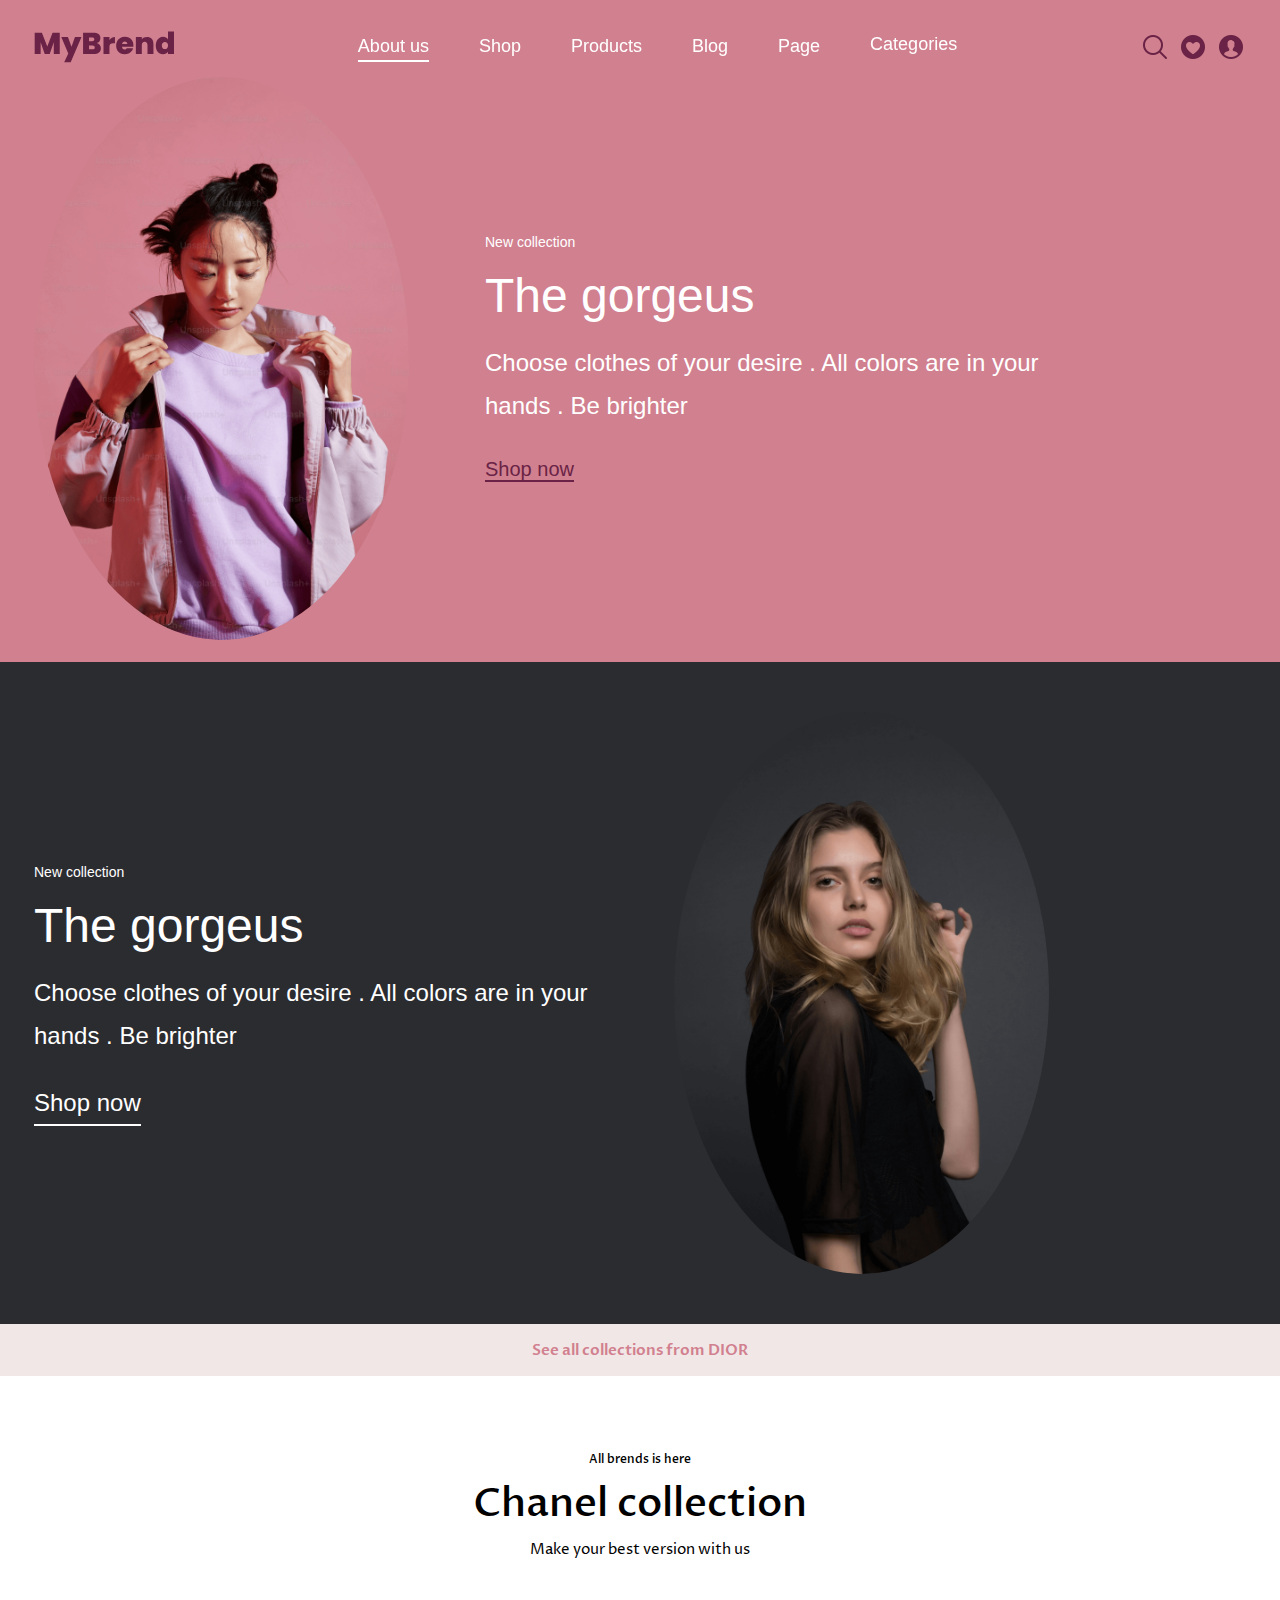
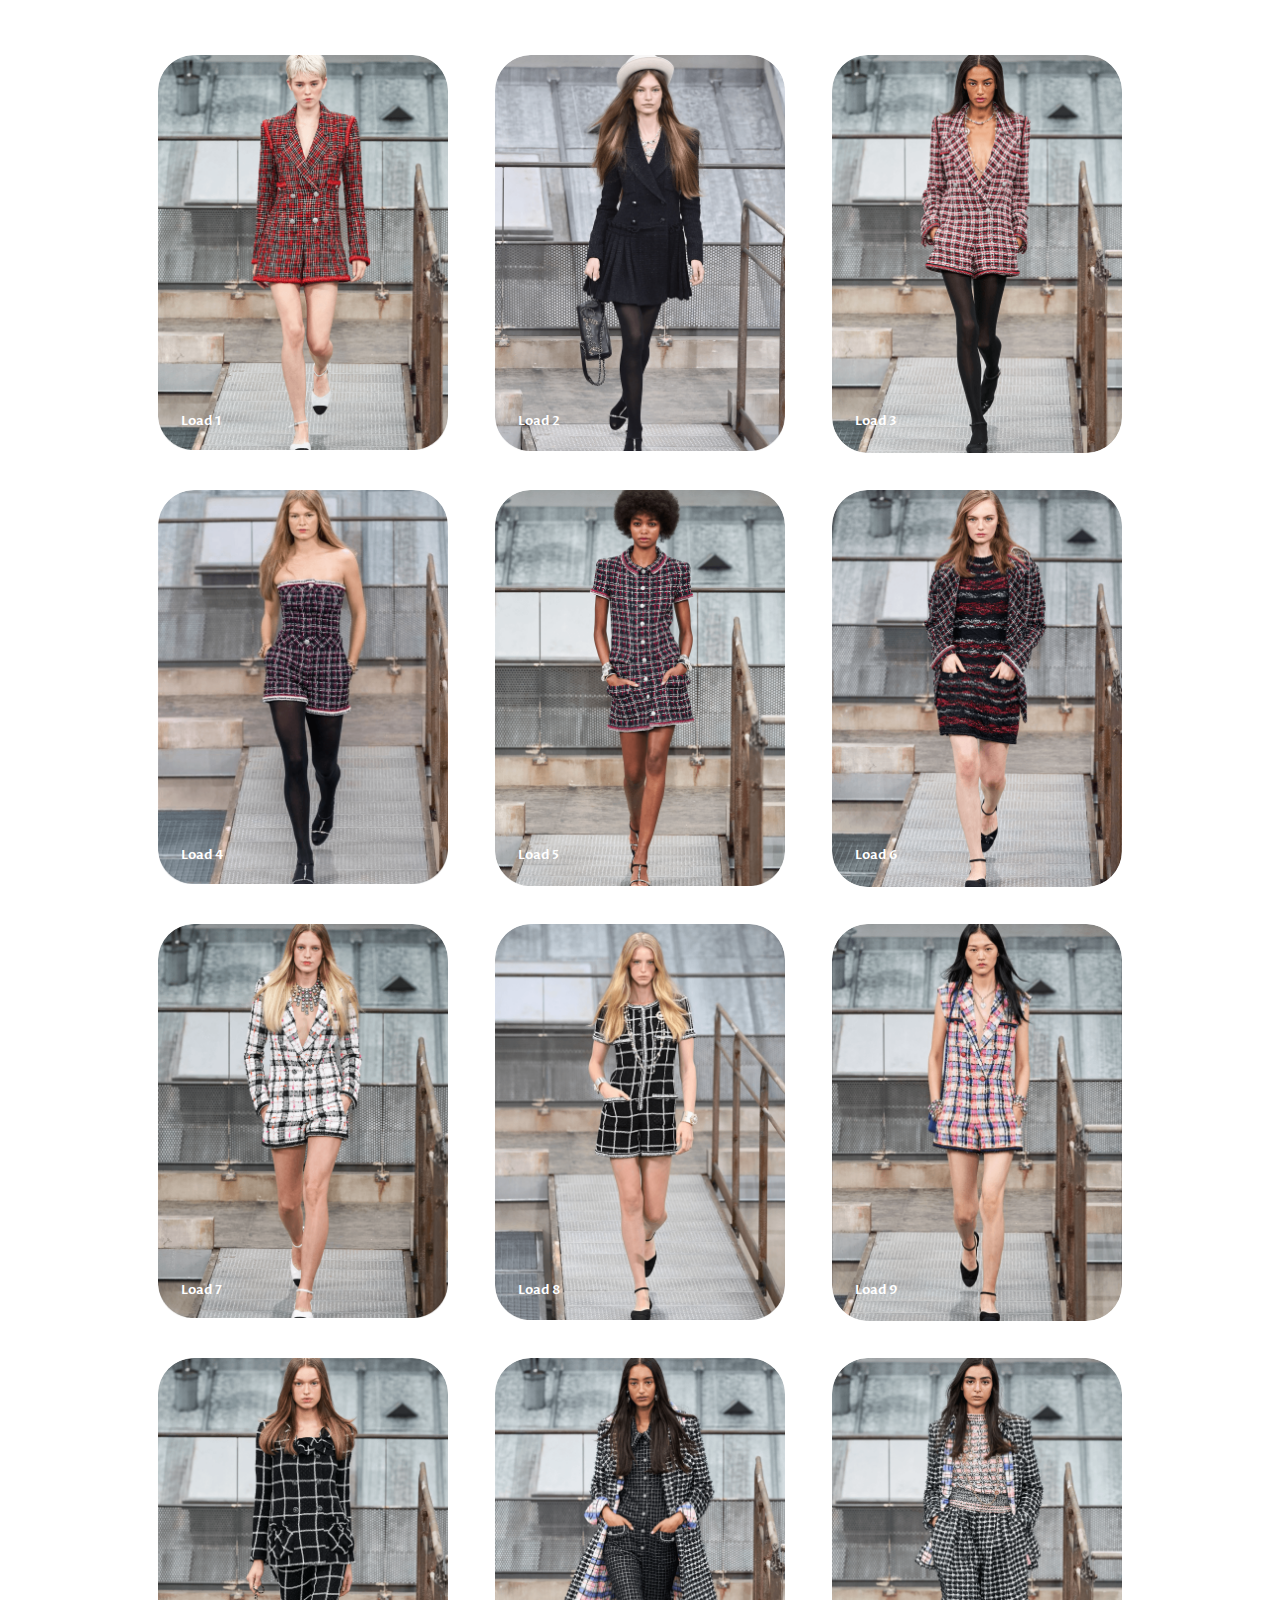
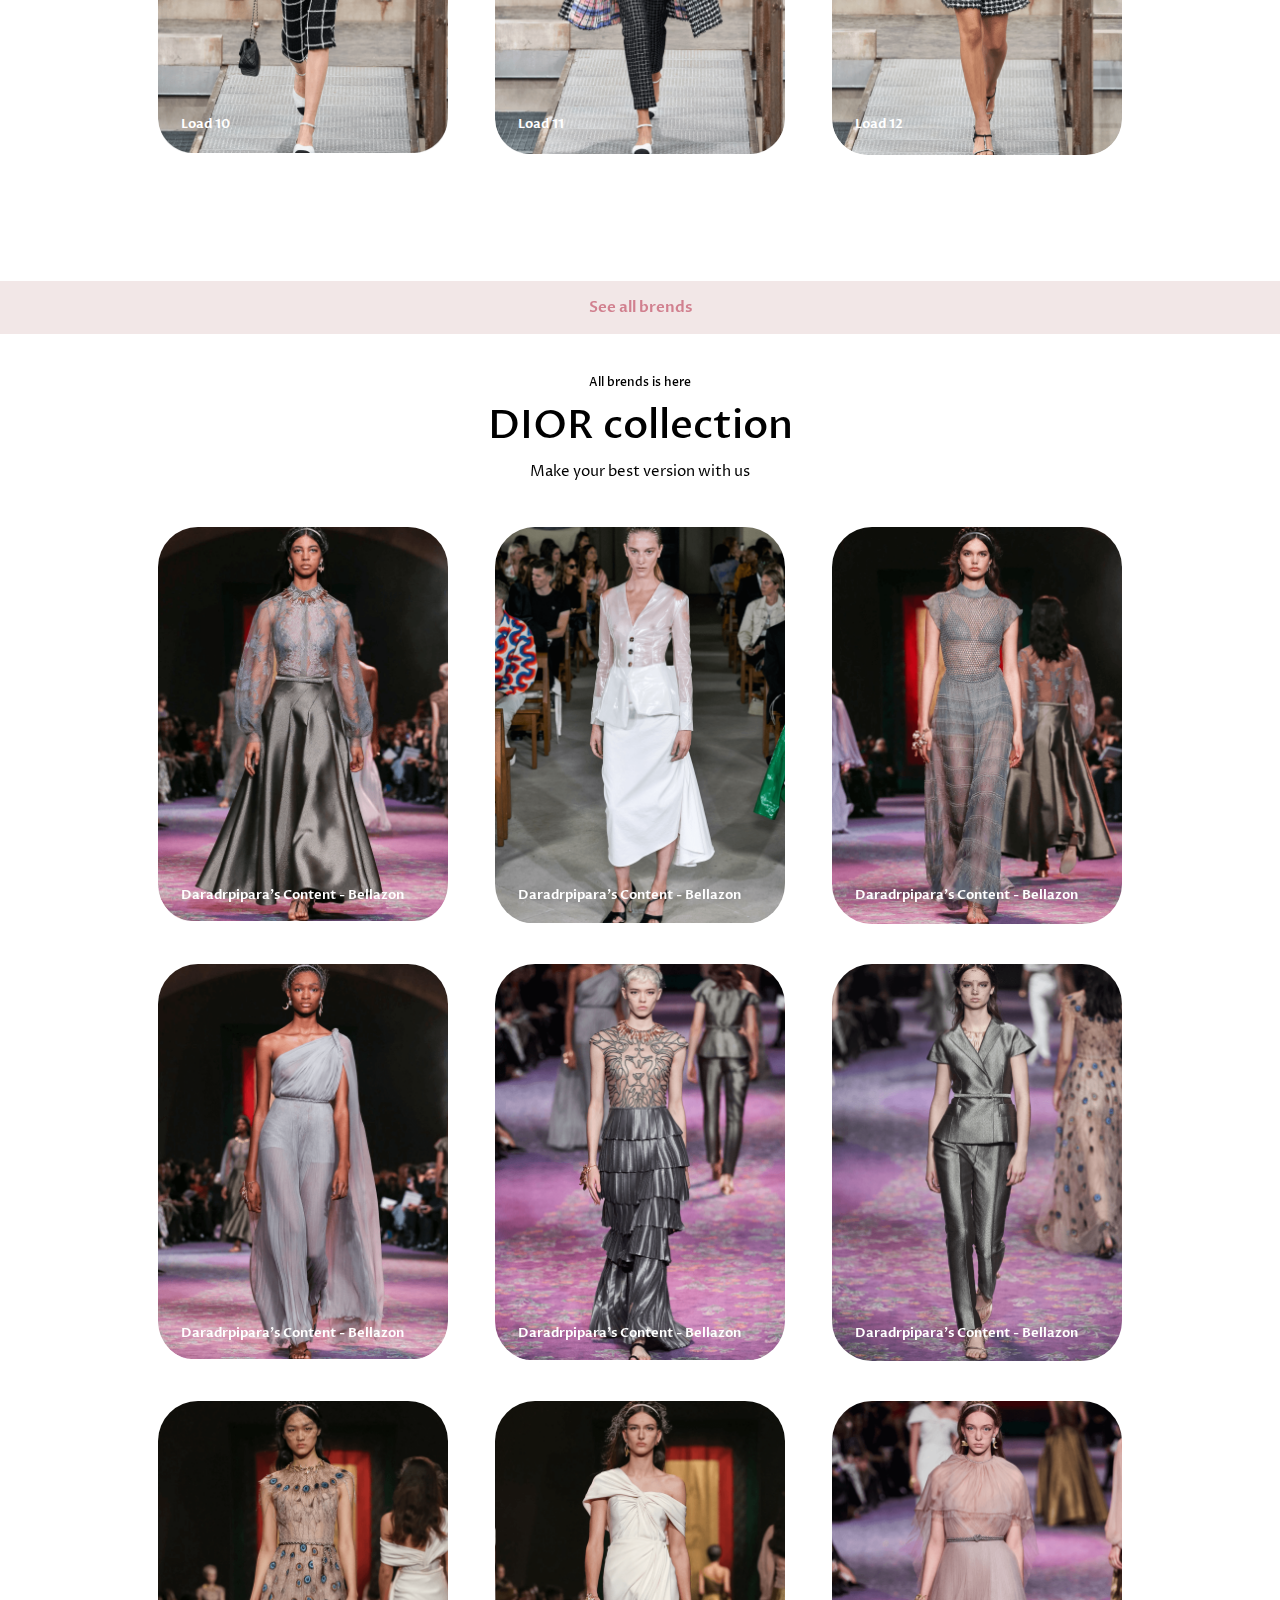
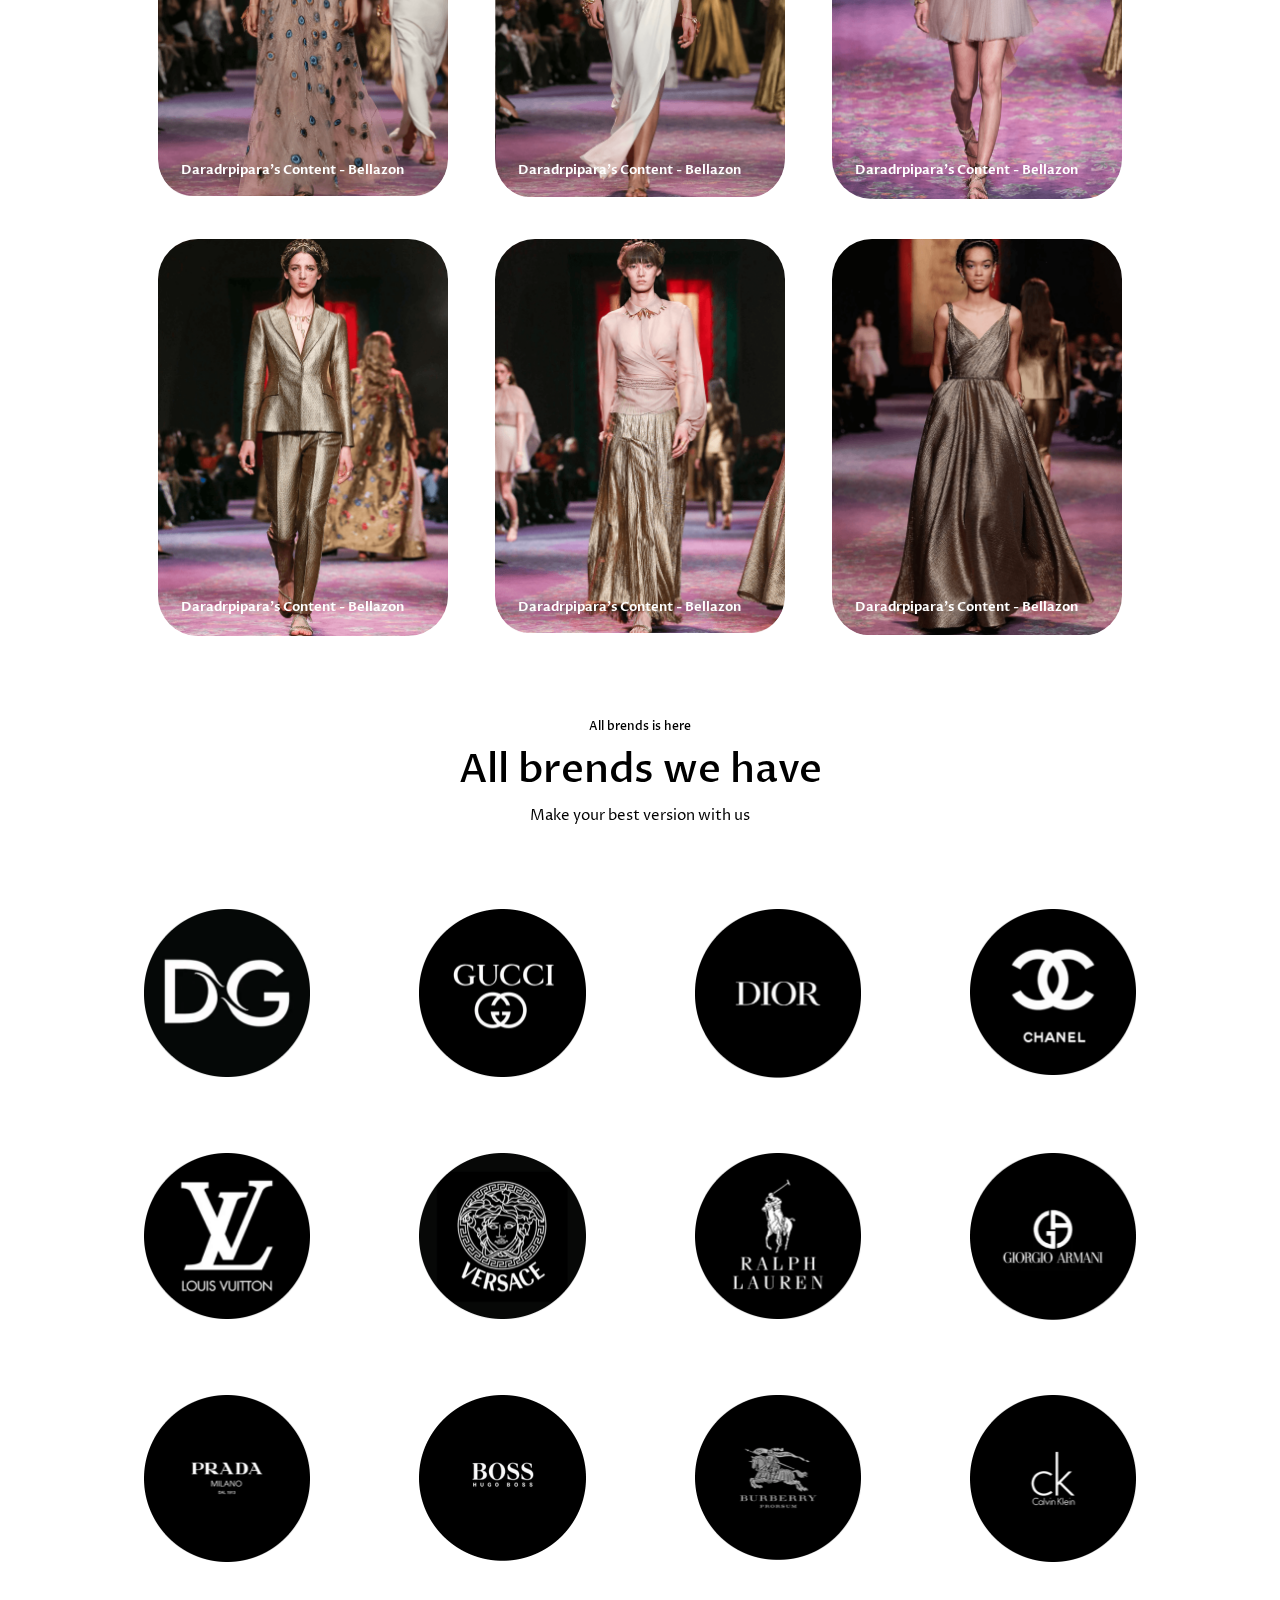
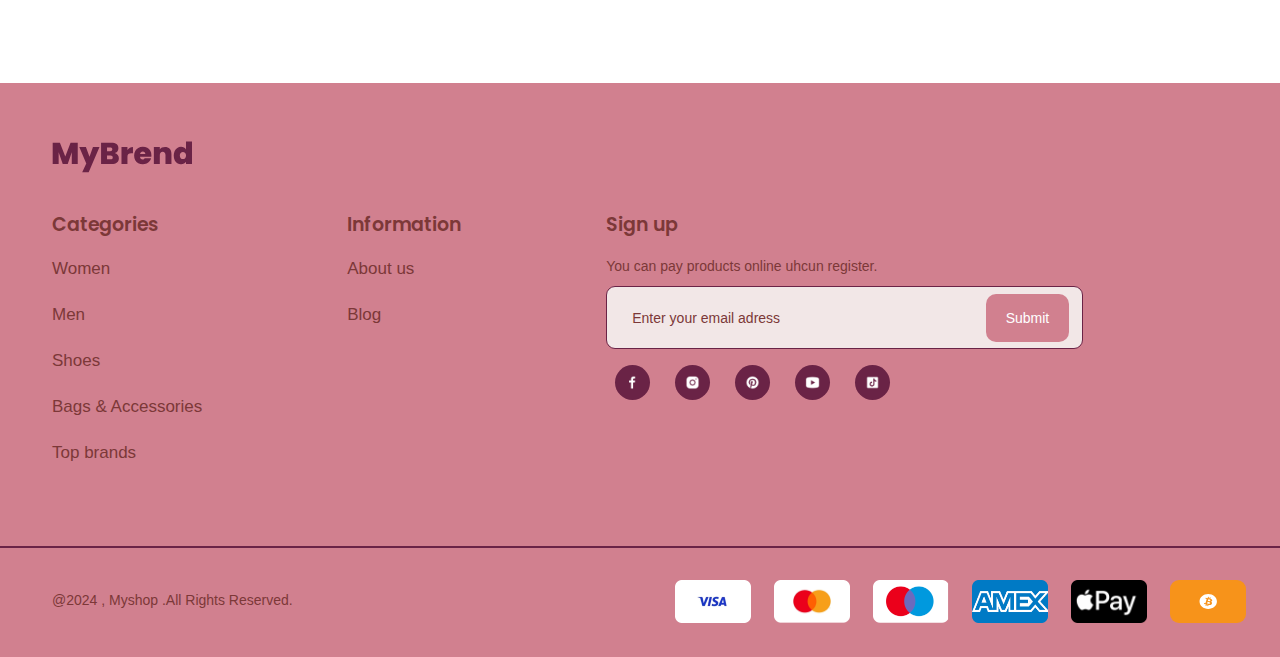
<file: index.html>
<!DOCTYPE html>
<html lang="en">

<head>
    <meta charset="UTF-8">
    <meta name="viewport" content="width=device-width, initial-scale=1.0">
    <link rel="shortcut icon" href="./images/header/mybrandTablogo.png" type="image/x-icon">
    <title>MyBrend shop</title>
    <link rel="stylesheet" href="./css/main.css">
    <link rel="preconnect" href="https://fonts.googleapis.com">
    <link rel="preconnect" href="https://fonts.gstatic.com" crossorigin>
    <link
        href="https://fonts.googleapis.com/css2?family=Arimo:ital,wght@0,400..700;1,400..700&family=Inter:wght@100..900&family=Montserrat:ital,wght@0,100..900;1,100..900&family=Nunito:ital,wght@0,200..1000;1,200..1000&family=Proza+Libre:ital,wght@0,400;0,500;0,600;0,700;0,800;1,400;1,500;1,600;1,700;1,800&family=Rubik:ital,wght@0,300..900;1,300..900&family=Source+Code+Pro:wght@900&family=Syne:wght@400..800&family=Work+Sans:ital,wght@0,100..900;1,100..900&display=swap"
        rel="stylesheet">
    <style>
        @import url('https://fonts.googleapis.com/css2?family=Arimo:ital,wght@0,400..700;1,400..700&family=Inter:wght@100..900&family=Montserrat:ital,wght@0,100..900;1,100..900&family=Nunito:ital,wght@0,200..1000;1,200..1000&family=Poppins:ital,wght@0,100;0,200;0,300;0,400;0,500;0,600;0,700;0,800;0,900;1,100;1,200;1,300;1,400;1,500;1,600;1,700;1,800;1,900&family=Proza+Libre:ital,wght@0,400;0,500;0,600;0,700;0,800;1,400;1,500;1,600;1,700;1,800&family=Rubik:ital,wght@0,300..900;1,300..900&family=Source+Code+Pro:wght@900&family=Syne:wght@400..800&family=Work+Sans:ital,wght@0,100..900;1,100..900&display=swap');
    </style>
    <link rel="stylesheet" href="https://cdnjs.cloudflare.com/ajax/libs/animate.css/4.1.1/animate.min.css" />

</head>

<body>
    <header class="header">
        <div class="header__container container flex">
            <a href="#" class="header__logo flex pointer">
                <img style="width: 100%;" src="./images/header/headerLogo.svg" alt="MyBrand Logo">
            </a>
            <ul class="nav__list flex" id="list">
                <button class="header__close__btn" id="close">
                    <svg width="100%" version="1.1" id="Layer_1" xmlns="http://www.w3.org/2000/svg"
                        xmlns:xlink="http://www.w3.org/1999/xlink" viewBox="0 0 512.001 512.001" xml:space="preserve"
                        fill="#000000">
                        <g id="SVGRepo_bgCarrier" stroke-width="0"></g>
                        <g id="SVGRepo_tracerCarrier" stroke-linecap="round" stroke-linejoin="round"></g>
                        <g id="SVGRepo_iconCarrier">
                            <path style="fill:#FF6465;"
                                d="M256.001,512c141.384,0,255.999-114.615,255.999-256.001C512.001,114.615,397.386,0,256.001,0 S0.001,114.615,0.001,256.001S114.616,512,256.001,512z">
                            </path>
                            <path style="opacity:0.1;enable-background:new ;"
                                d="M68.873,256.001c0-129.706,96.466-236.866,221.564-253.688 C279.172,0.798,267.681,0,256.001,0C114.616,0,0.001,114.615,0.001,256.001S114.616,512.001,256,512.001 c11.68,0,23.171-0.798,34.436-2.313C165.339,492.865,68.873,385.705,68.873,256.001z">
                            </path>
                            <path style="fill:#FFFFFF;"
                                d="M313.391,256.001l67.398-67.398c4.899-4.899,4.899-12.842,0-17.74l-39.65-39.65 c-4.899-4.899-12.842-4.899-17.74,0l-67.398,67.398l-67.398-67.398c-4.899-4.899-12.842-4.899-17.74,0l-39.65,39.65 c-4.899,4.899-4.899,12.842,0,17.74l67.398,67.398l-67.398,67.398c-4.899,4.899-4.899,12.842,0,17.741l39.65,39.65 c4.899,4.899,12.842,4.899,17.74,0l67.398-67.398L323.4,380.79c4.899,4.899,12.842,4.899,17.74,0l39.65-39.65 c4.899-4.899,4.899-12.842,0-17.741L313.391,256.001z">
                            </path>
                        </g>
                    </svg>
                </button>
                <li class="nav__item"><a href="#" class="nav__link pointer header__active">About us</a></li>
                <li class="nav__item"><a href="./html/about.html" class="nav__link pointer">Shop</a></li>
                <li class="nav__item"><a href="./html/shirts.html" class="nav__link pointer">Products</a></li>
                <li class="nav__item"><a href="#" class="nav__link pointer">Blog</a></li>
                <li class="nav__item"><a href="#" class="nav__link pointer">Page</a></li>
                <li class="nav__item relative">
                    <button href="#" class="nav__link">Categories</button>
                </li>
            </ul>
            <div class="header__icons flex">
                <button class="header__burger header__responsive" id="burger">
                    <img src="./images/header/burger.png" alt="menu">
                </button>
                <button class="header__user header__responsive">
                    <img src="./images/header/user.png" alt="User">
                </button>
                <button class="header__search" id="searchBtn">
                    <img src="./images/header/Search.png" alt="Search btn">
                </button>
                <button class="header__follow r__hidden">
                    <img src="./images/header/Following.png" alt="Follow">
                </button>
                <button class="header__user r__hidden">
                    <img src="./images/header/user.png" alt="User">
                </button>
            </div>
            <input type="search" class="header__search_input" id="search" placeholder="Search anything">
            <div class="search__close" id="search__close"></div>
        </div>
        <div id="menuCloseSection"></div>
    </header>
    <modals>
        <section class="login__modal">
            <div class="login__modal__contailer container">
                <a href="./index.html" class="header__logo mb-71 flex pointer">
                    <img src="./images/header/headerLogo.svg" alt="myBrend">
                </a>
                <div class="login__btnsBox">
                    <button class="login__btn log__active" id="logBtn">Log in</button>
                    <button class="login__btn" id="sigBtn">Sign in</button>
                </div>
                <form action="/" class="login__form" id="login">
                    <div>
                        <label for="email" class="login__label">Enter your email adress.</label>
                        <input type="email" name="email" id="email" class="login__inp req">
                    </div>
                    <div>
                        <label for="password" class="login__label">Enter your password.</label>
                        <input type="password" name="password" id="password" class="login__inp req">
                    </div>
                    <button class="ligin__submit" id="send">Submit</button>
                </form>
                <form action="/" class="signin__form hidden" id="signin">
                    <div>
                        <label for="name" class="login__label">First Name</label>
                        <input type="text" name="Name" id="name" class="login__inp req">
                    </div>
                    <div>
                        <label for="lastName" class="login__label">Last Name</label>
                        <input type="text" name="Name" id="lastName" class="login__inp req">
                    </div>
                    <div>
                        <label for="password1" class="login__label">Password</label>
                        <input type="password" name="Name" id="password1" class="login__inp req">
                    </div>
                    <button class="ligin__submit" id="send">Submit</button>
                </form>
            </div>
        </section>
    </modals>
    <div>
        <section class="hero">
            <div class="hero__container container flex">
                <div class="hero__img">
                    <img src="./images/home/hero/pink.png" alt="image download failed">
                </div>
                <div class="hero__info">
                    <sapn class="hero__mini__title">New collection</sapn>
                    <h1 class="hero__title">The gorgeus</h1>
                    <p class="hero__text">Choose clothes of your desire . All colors are in your hands . Be brighter</p>
                    <a href="./html/about.html" class="hero__btn pointer">Shop now</a>
                </div>
            </div>
        </section>
        <section class="collection">
            <div class="collection__container container flex">
                <div class="collection__info">
                    <span class="hero__mini__title">New collection</span>
                    <h2 class="hero__title">The gorgeus</h2>
                    <p class="hero__text">
                        Choose clothes of your desire . All colors are in your hands . Be brighter
                    </p>
                    <button class="collection__btn">
                        Shop now
                    </button>
                </div>
                <div class="hero__img">
                    <img src="./images/home/collection/black.png" alt="download error">
                </div>
            </div>
        </section>
        <div class="dior">
            <h4 class="dior__title">See all collections from DIOR</h4>
        </div>
        <section class="brends">
            <div class="brends__container container">
                <span class="brends__mini__title">All brends is here</span>
                <h2 class="brends__title">Chanel collection</h2>
                <p class="brends__text">Make your best version with us</p>
                <div class="brends__card__box" id="cards-box"></div>
                <button class="brends__btn">
                    See all
                </button>
            </div>
        </section>
    </div>
    <a href="./html/shirts.html" class="pointer dior1">
        <h4 class="dior__title">See all brends</h4>
    </a>
    <section class="best">
        <div class="best__container container">
            <span class="best__mini__title">All brends is here</span>
            <h2 class="best__tittle">DIOR collection</h2>
            <p class="best__text">Make your best version with us</p>
            <div class="best__cards__container" id="best-card-box"></div>
            <button class="brends__btn">
                See all
            </button>
        </div>
    </section>
    <section class="partners">
        <div class="partners__container container">
            <span class="flex partners__mini__title">All brends is here</span>
            <h2 class="flex partners__title">All brends we have</h2>
            <p class="flex partners__text">Make your best version with us</p>
            <div class="partners__icon__box" id="partners-box"></div>
        </div>
    </section>
    <footer class="footer relative">
        <div class="footer__container container">
            <a href="#" class="footer__logo pointer">
                <img src="./images/header/headerLogo.svg" alt="logo">
            </a>
            <div class="footer__list__box">
                <ul class="footer__list">
                    <h4 class="list__title">Categories</h4>
                    <li class="footer__item"><a href="#" class="footer__link">Women</a></li>
                    <li class="footer__item"><a href="#" class="footer__link">Men</a></li>
                    <li class="footer__item"><a href="#" class="footer__link">Shoes</a></li>
                    <li class="footer__item"><a href="#" class="footer__link">Bags & Accessories</a></li>
                    <li class="footer__item"><a href="#" class="footer__link">Top brands</a></li>
                </ul>
                <ul class="footer__list">
                    <h4 class="list__title">Information</h4>
                    <li class="footer__item"><a href="#" class="footer__link">About us</a></li>
                    <li class="footer__item"><a href="#" class="footer__link">Blog</a></li>
                </ul>
                <div class="footer__signUp">
                    <h4 class="list__title">Sign up</h4>
                    <p class="footer__text">You can pay products online uhcun register.</p>
                    <form action="/" id="form" class="register__form">
                        <input id="footer-inp" type="email" placeholder="Enter your email adress" class="register__inp">
                        <button id="submit" class="register__btn">Submit</button>
                    </form>
                    <div class="web__address__box">
                        <a href="#" target="_blank" class="web__link pointer flex">
                            <div class="foter__icon">
                                <img src="./images/footer/facebook.png" alt="facebook">
                            </div>
                        </a>
                        <a href="#" target="_blank" class="web__link pointer flex">
                            <div class="foter__icon">
                                <img src="./images/footer/Instagram.png" alt="instagram">
                            </div>
                        </a>
                        <a href="#" target="_blank" class="web__link pointer flex">
                            <div class="foter__icon">
                                <img src="./images/footer/Pinterest.png" alt="pinterest">
                            </div>
                        </a>
                        <a href="#" target="_blank" class="web__link pointer flex">
                            <div class="foter__icon">
                                <img src="./images/footer/YouTube.png" alt="youtube">
                            </div>
                        </a>
                        <a href="#" target="_blank" class="web__link pointer flex">
                            <div class="foter__icon">
                                <img src="./images/footer/TikTok.png" alt="TikTok">
                            </div>
                        </a>
                    </div>
                </div>
            </div>
            <hr class="footer__line absalute">
            <div class="flex footer__bottom">
                <p class="copyright">@2024 , Myshop .All Rights Reserved. </p>
                <div class="footer__bottom__icons">
                    <img class="fb__icon" src="./images/footer/visa.png" alt="image">
                    <img class="fb__icon" src="./images/footer/mestro.png" alt="image">
                    <img class="fb__icon" src="./images/footer/mestro2.png" alt="image">
                    <img class="fb__icon" src="./images/footer/amex.png" alt="image">
                    <img class="fb__icon" src="./images/footer/ipay.png" alt="image">
                    <div class="bitcoin">
                        <img src="./images/footer/bitcoin.svg" alt="image">
                    </div>
                </div>
            </div>
        </div>
    </footer>
    <script src="./js/app.js"></script>
</body>

</html>
</file>
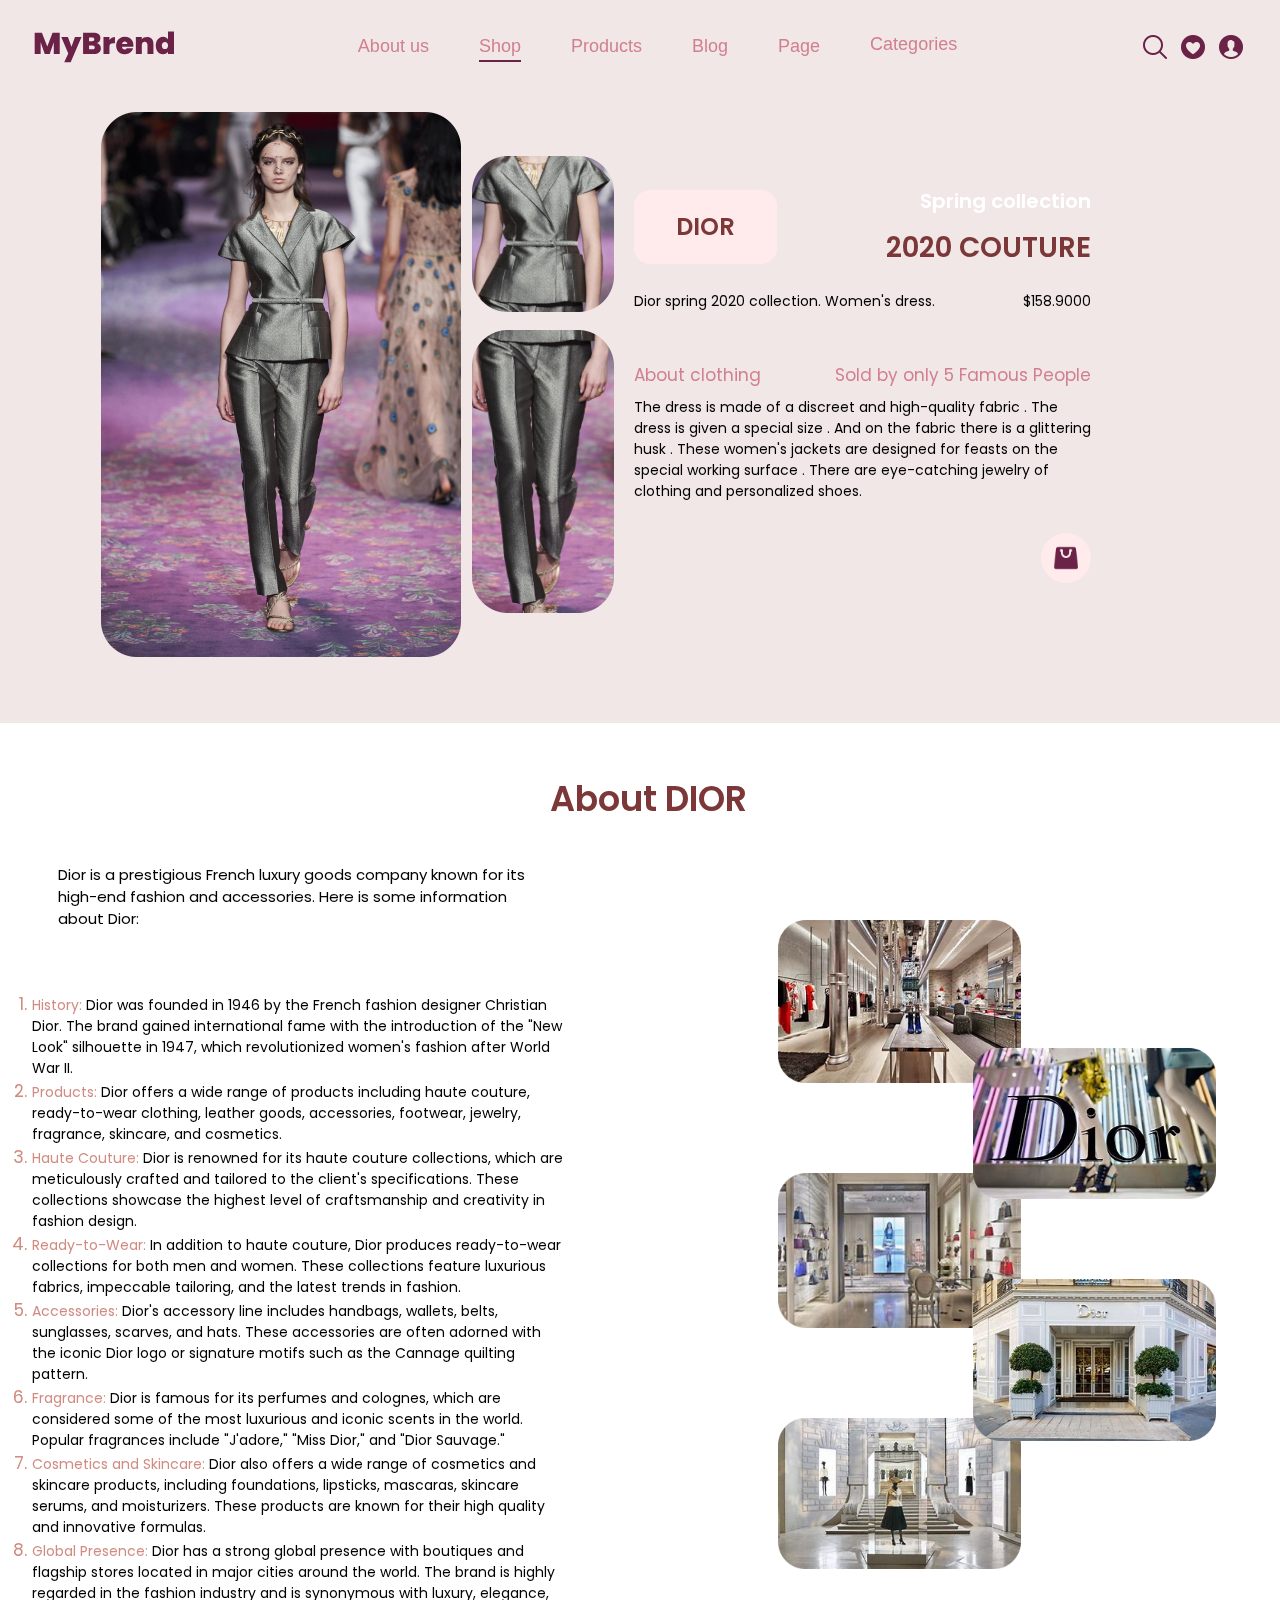
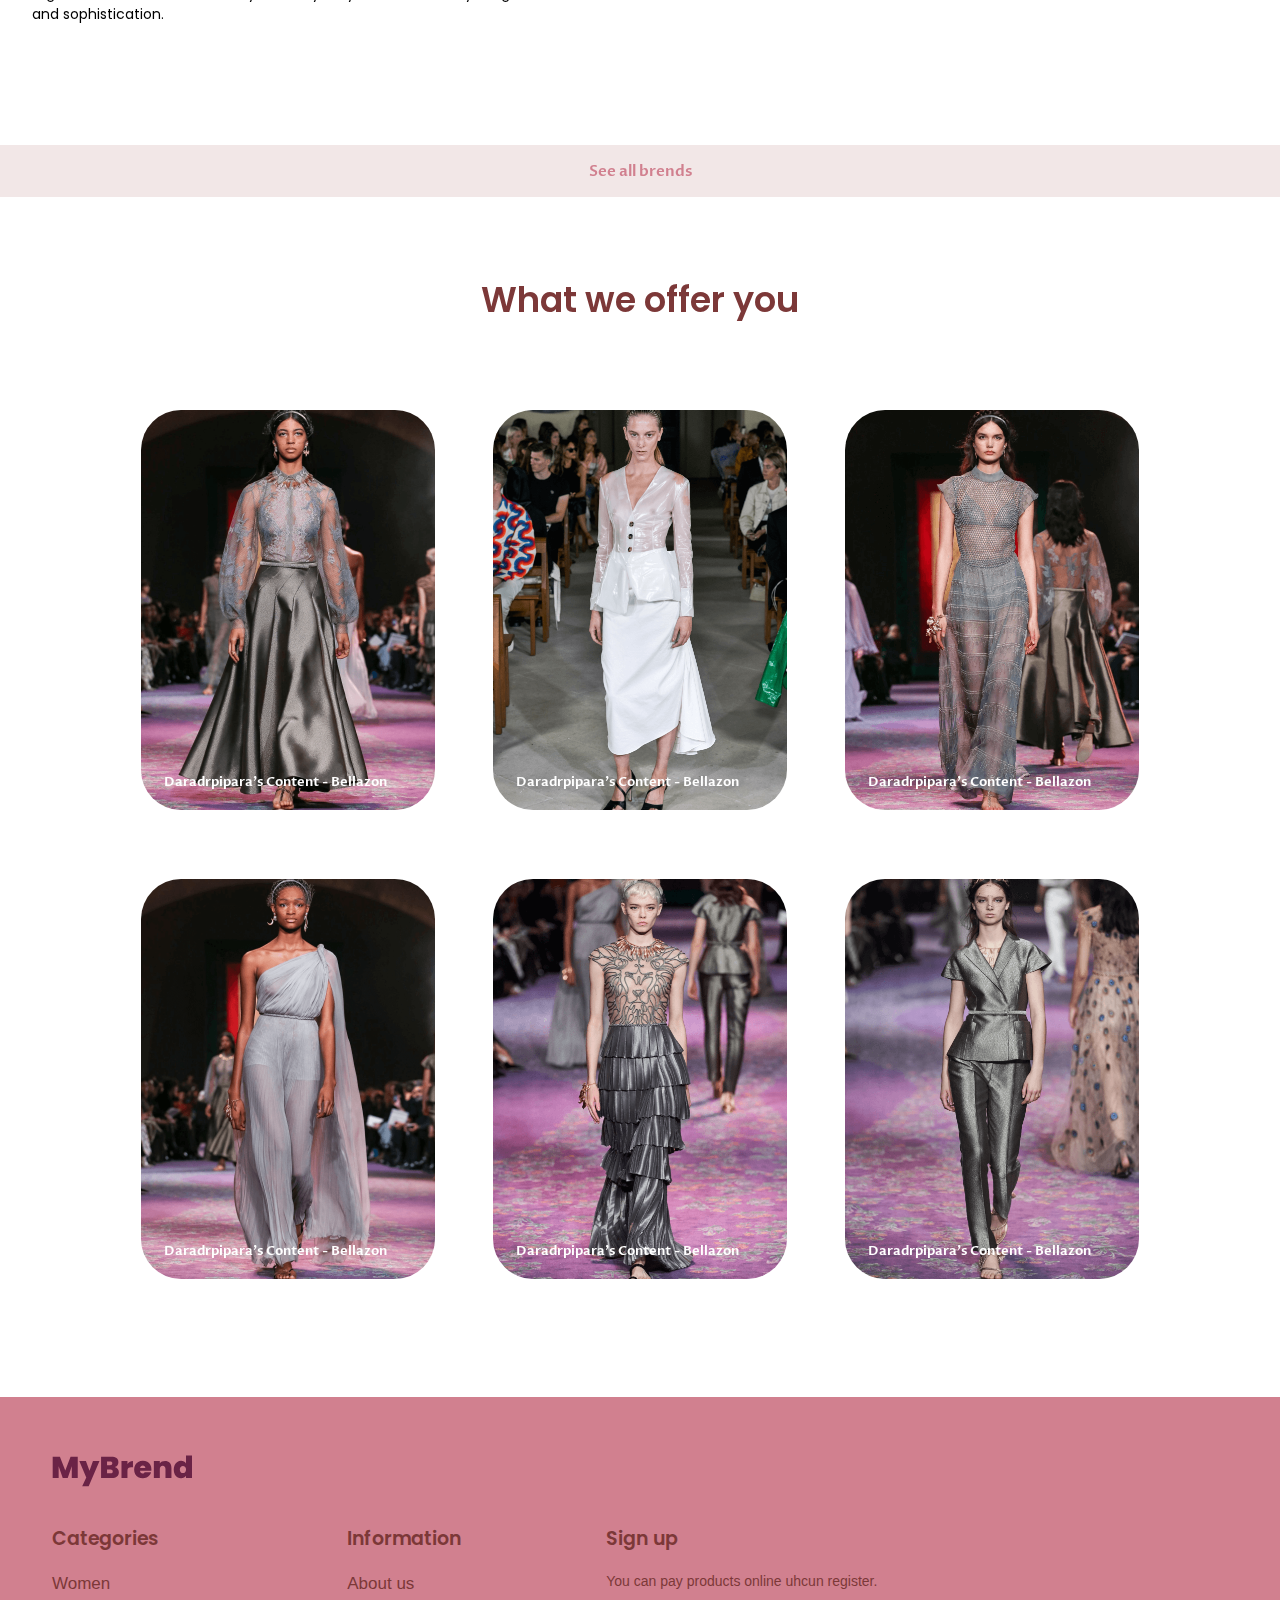
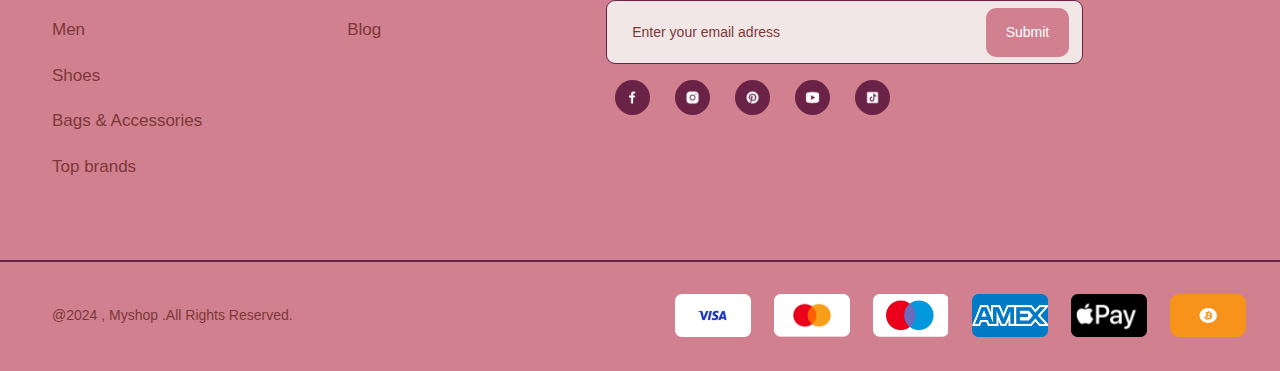
<file: html/about.html>
<!DOCTYPE html>
<html lang="en">

<head>
    <meta charset="UTF-8">
    <meta name="viewport" content="width=device-width, initial-scale=1.0">
    <link rel="shortcut icon" href="../images/header/mybrandTablogo.png" type="image/x-icon">
    <title>MyBrand/About</title>
    <link rel="preconnect" href="https://fonts.googleapis.com">
    <link rel="preconnect" href="https://fonts.gstatic.com" crossorigin>
    <link
        href="https://fonts.googleapis.com/css2?family=Arimo:ital,wght@0,400..700;1,400..700&family=Inter:wght@100..900&family=Montserrat:ital,wght@0,100..900;1,100..900&family=Nunito:ital,wght@0,200..1000;1,200..1000&family=Proza+Libre:ital,wght@0,400;0,500;0,600;0,700;0,800;1,400;1,500;1,600;1,700;1,800&family=Rubik:ital,wght@0,300..900;1,300..900&family=Source+Code+Pro:wght@900&family=Syne:wght@400..800&family=Work+Sans:ital,wght@0,100..900;1,100..900&display=swap"
        rel="stylesheet">
    <style>
        @import url('https://fonts.googleapis.com/css2?family=Arimo:ital,wght@0,400..700;1,400..700&family=Inter:wght@100..900&family=Montserrat:ital,wght@0,100..900;1,100..900&family=Nunito:ital,wght@0,200..1000;1,200..1000&family=Poppins:ital,wght@0,100;0,200;0,300;0,400;0,500;0,600;0,700;0,800;0,900;1,100;1,200;1,300;1,400;1,500;1,600;1,700;1,800;1,900&family=Proza+Libre:ital,wght@0,400;0,500;0,600;0,700;0,800;1,400;1,500;1,600;1,700;1,800&family=Rubik:ital,wght@0,300..900;1,300..900&family=Source+Code+Pro:wght@900&family=Syne:wght@400..800&family=Work+Sans:ital,wght@0,100..900;1,100..900&display=swap');
    </style>
    <link rel="stylesheet" href="../css/main.css">
</head>

<body>
    <header class="a-header">
        <div class="header__container container flex">
            <a href="../index.html" class="header__logo flex pointer">
                <img style="width: 100%;" src="../images/header/headerLogo.svg" alt="MyBrand Logo">
            </a>
            <ul class="nav__list bg flex" id="list">
                <button class="header__close__btn" id="close">
                    <svg width="100%" version="1.1" id="Layer_1" xmlns="http://www.w3.org/2000/svg"
                        xmlns:xlink="http://www.w3.org/1999/xlink" viewBox="0 0 512.001 512.001" xml:space="preserve"
                        fill="#000000">
                        <g id="SVGRepo_bgCarrier" stroke-width="0"></g>
                        <g id="SVGRepo_tracerCarrier" stroke-linecap="round" stroke-linejoin="round"></g>
                        <g id="SVGRepo_iconCarrier">
                            <path style="fill:#FF6465;"
                                d="M256.001,512c141.384,0,255.999-114.615,255.999-256.001C512.001,114.615,397.386,0,256.001,0 S0.001,114.615,0.001,256.001S114.616,512,256.001,512z">
                            </path>
                            <path style="opacity:0.1;enable-background:new ;"
                                d="M68.873,256.001c0-129.706,96.466-236.866,221.564-253.688 C279.172,0.798,267.681,0,256.001,0C114.616,0,0.001,114.615,0.001,256.001S114.616,512.001,256,512.001 c11.68,0,23.171-0.798,34.436-2.313C165.339,492.865,68.873,385.705,68.873,256.001z">
                            </path>
                            <path style="fill:#FFFFFF;"
                                d="M313.391,256.001l67.398-67.398c4.899-4.899,4.899-12.842,0-17.74l-39.65-39.65 c-4.899-4.899-12.842-4.899-17.74,0l-67.398,67.398l-67.398-67.398c-4.899-4.899-12.842-4.899-17.74,0l-39.65,39.65 c-4.899,4.899-4.899,12.842,0,17.74l67.398,67.398l-67.398,67.398c-4.899,4.899-4.899,12.842,0,17.741l39.65,39.65 c4.899,4.899,12.842,4.899,17.74,0l67.398-67.398L323.4,380.79c4.899,4.899,12.842,4.899,17.74,0l39.65-39.65 c4.899-4.899,4.899-12.842,0-17.741L313.391,256.001z">
                            </path>
                        </g>
                    </svg>
                </button>
                <li class="nav__item"><a href="../index.html" id="about" class="nav__link pointer">About us</a></li>
                <li class="nav__item"><a href="#" id="about" class="nav__link pointer a-header__active">Shop</a></li>
                <li class="nav__item"><a href="./shirts.html" id="about" class="nav__link pointer">Products</a></li>
                <li class="nav__item"><a href="#" id="about" class="nav__link pointer">Blog</a></li>
                <li class="nav__item"><a href="#" id="about" class="nav__link pointer">Page</a></li>
                <li class="nav__item relative">
                    <button id="about" href="#" class="nav__link">Categories</button>
                </li>
            </ul>
            <div class="header__icons flex">
                <button class="header__burger header__responsive" id="burger">
                    <img src="../images/header/burger.png" alt="menu">
                </button>
                <button class="header__user header__responsive">
                    <img src="../images/header/user.png" alt="User">
                </button>
                <button class="header__search" id="searchBtn">
                    <img src="../images/header/Search.png" alt="Search btn">
                </button>
                <button class="header__follow r__hidden">
                    <img src="../images/header/Following.png" alt="Follow">
                </button>
                <button class="header__user r__hidden">
                    <img src="../images/header/user.png" alt="User">
                </button>
            </div>
            <input type="search" class="header__search_input" id="search" placeholder="Search anything">
            <div class="search__close" id="search__close"></div>
        </div>
        <div id="menuCloseSection"></div>
    </header>
    <section class="a-hero">
        <div class="a-hero__container container flex">
            <div class="a-hero__imageBox">
                <div class="a-hero__main__img">
                    <img id="m-hero-img" src="../images/about/hero/main.png" alt="img">
                </div>
                <div class="a-hero__mini__box">
                    <div class="a-hero__mini__img">
                        <img id="hero-img" src="../images/about/hero/mini.png" alt="img">
                    </div>
                    <div class="a-hero__mini__img">
                        <img id="hero-img" src="../images/about/hero/mini1.png" alt="img">
                    </div>
                </div>
            </div>
            <div class="a-hero__infoBox">
                <div class="a-hero__info__top flex">
                    <a href="./about.html#aboutDior" class="a-hero__link pointer">
                        DIOR
                    </a>
                    <div class="top__info__titles">
                        <span class="info__mTitle">Spring collection</span>
                        <h1 class="info__mTitle">2020 COUTURE</h1>
                    </div>
                </div>
                <div class="a-hero__info__middle flex">
                    <span class="her_info__middle__text">Dior spring 2020 collection. Women's dress.</span>
                    <span class="her_info__middle__text">$158.9000</span>
                </div>
                <div class="flex a-hero__info__bottom">
                    <a href="./about.html#aboutDior" class="pointer hero__info__bottom__text">About clothing</a>
                    <a href="./about.html#aboutDior" class="pointer hero__info__bottom__text">Sold by only 5 Famous
                        People</a>
                </div>
                <p class="a-hero__info__text">
                    The dress is made of a discreet and high-quality fabric . The dress is given a special size . And on
                    the fabric there is a glittering husk . These women's jackets are designed for feasts on the special
                    working surface . There are eye-catching jewelry of clothing and personalized shoes.
                </p>
                <button class="hero_shopping__bag">
                    <img src="../images/about/hero/shoppingBag.png" alt="shopping bag png">
                </button>
            </div>
        </div>
    </section>
    <section class="about">
        <div class="about__container container">
            <h2 class="about__title" id="aboutDior">About DIOR</h2>
            <div class="about__box">
                <div class="about__infoBox">
                    <p class="about__main__txt">
                        Dior is a prestigious French luxury goods company known for its high-end fashion and
                        accessories. Here is some information about Dior:
                    </p>
                    <ol class="about__list">
                        <li class="about__item">
                            <p><span class="about__pink__txt">History: </span>Dior was founded in 1946 by the French
                                fashion designer Christian Dior. The brand gained international fame with the
                                introduction of the "New Look" silhouette in 1947, which revolutionized women's fashion
                                after World War II.</p>
                        </li>
                        <li class="about__item">
                            <p><span class="about__pink__txt">Products: </span>Dior offers a wide range of products
                                including haute couture, ready-to-wear clothing, leather goods, accessories, footwear,
                                jewelry, fragrance, skincare, and cosmetics.</p>
                        </li>
                        <li class="about__item">
                            <p><span class="about__pink__txt">Haute Couture: </span>Dior is renowned for its haute
                                couture collections, which are meticulously crafted and tailored to the client's
                                specifications. These collections showcase the highest level of craftsmanship and
                                creativity in fashion design.</p>
                        </li>
                        <li class="about__item">
                            <p><span class="about__pink__txt">Ready-to-Wear: </span> In addition to haute couture, Dior
                                produces ready-to-wear collections for both men and women. These collections feature
                                luxurious fabrics, impeccable tailoring, and the latest trends in fashion.</p>
                        </li>
                        <li class="about__item">
                            <p><span class="about__pink__txt">Accessories: </span> Dior's accessory line includes
                                handbags, wallets, belts, sunglasses, scarves, and hats. These accessories are often
                                adorned with the iconic Dior logo or signature motifs such as the Cannage quilting
                                pattern.</p>
                        </li>
                        <li class="about__item">
                            <p><span class="about__pink__txt">Fragrance: </span>Dior is famous for its perfumes and
                                colognes, which are considered some of the most luxurious and iconic scents in the
                                world. Popular fragrances include "J'adore," "Miss Dior," and "Dior Sauvage."</p>
                        </li>
                        <li class="about__item">
                            <p><span class="about__pink__txt">Cosmetics and Skincare: </span>Dior also offers a wide
                                range of cosmetics and skincare products, including foundations, lipsticks, mascaras,
                                skincare serums, and moisturizers. These products are known for their high quality and
                                innovative formulas.</p>
                        </li>
                        <li class="about__item">
                            <p><span class="about__pink__txt">Global Presence: </span>Dior has a strong global presence
                                with boutiques and flagship stores located in major cities around the world. The brand
                                is highly regarded in the fashion industry and is synonymous with luxury, elegance, and
                                sophistication.</p>
                        </li>
                    </ol>
                </div>
                <div class="about__imageBox flex">
                    <div class="about__img__box">
                        <div class="about__img"><img src="../images/about/aboutSec/3.png" alt="img"></div>
                        <div class="about__img"><img src="../images/about/aboutSec/2.png" alt="img"></div>
                        <div class="about__img"><img src="../images/about/aboutSec/5.png" alt="img"></div>
                    </div>
                    <div class="about__img__box1">
                        <div class="about__img"><img src="../images/about/aboutSec/1.png" alt="img"></div>
                        <div class="about__img"><img src="../images/about/aboutSec/4.png" alt="img"></div>
                    </div>
                </div>
            </div>
        </div>
    </section>
    <a href="./shirts.html" class="pointer dior1">
        <h4 class="dior__title">See all brends</h4>
    </a>
    <section class="offer">
        <div class="offer__container container">
            <h2 class="offer__title">What we offer you</h2>
            <div class="offer__card__box" id="offerCardBox"></div>
            <button class="brends__btn">
                See all
            </button>
        </div>
    </section>
    <footer class="footer relative">
        <div class="footer__container container">
            <a href="#" class="footer__logo pointer">
                <img src="../images/header/headerLogo.svg" alt="logo">
            </a>
            <div class="footer__list__box">
                <ul class="footer__list">
                    <h4 class="list__title">Categories</h4>
                    <li class="footer__item"><a href="#" class="footer__link">Women</a></li>
                    <li class="footer__item"><a href="#" class="footer__link">Men</a></li>
                    <li class="footer__item"><a href="#" class="footer__link">Shoes</a></li>
                    <li class="footer__item"><a href="#" class="footer__link">Bags & Accessories</a></li>
                    <li class="footer__item"><a href="#" class="footer__link">Top brands</a></li>
                </ul>
                <ul class="footer__list">
                    <h4 class="list__title">Information</h4>
                    <li class="footer__item"><a href="#" class="footer__link">About us</a></li>
                    <li class="footer__item"><a href="#" class="footer__link">Blog</a></li>
                </ul>
                <div class="footer__signUp">
                    <h4 class="list__title">Sign up</h4>
                    <p class="footer__text">You can pay products online uhcun register.</p>
                    <form action="/" id="form" class="register__form">
                        <input id="footer-inp" type="email" placeholder="Enter your email adress" class="register__inp">
                        <button id="submit" class="register__btn">Submit</button>
                    </form>
                    <div class="web__address__box">
                        <a href="#" target="_blank" class="web__link pointer flex">
                            <div class="foter__icon">
                                <img src="../images/footer/facebook.png" alt="facebook">
                            </div>
                        </a>
                        <a href="#" target="_blank" class="web__link pointer flex">
                            <div class="foter__icon">
                                <img src="../images/footer/Instagram.png" alt="instagram">
                            </div>
                        </a>
                        <a href="#" target="_blank" class="web__link pointer flex">
                            <div class="foter__icon">
                                <img src="../images/footer/Pinterest.png" alt="pinterest">
                            </div>
                        </a>
                        <a href="#" target="_blank" class="web__link pointer flex">
                            <div class="foter__icon">
                                <img src="../images/footer/YouTube.png" alt="youtube">
                            </div>
                        </a>
                        <a href="#" target="_blank" class="web__link pointer flex">
                            <div class="foter__icon">
                                <img src="../images/footer/TikTok.png" alt="TikTok">
                            </div>
                        </a>
                    </div>
                </div>
            </div>
            <hr class="footer__line absalute">
            <div class="flex footer__bottom">
                <p class="copyright">@2024 , Myshop .All Rights Reserved. </p>
                <div class="footer__bottom__icons">
                    <img class="fb__icon" src="../images/footer/visa.png" alt="image">
                    <img class="fb__icon" src="../images/footer/mestro.png" alt="image">
                    <img class="fb__icon" src="../images/footer/mestro2.png" alt="image">
                    <img class="fb__icon" src="../images/footer/amex.png" alt="image">
                    <img class="fb__icon" src="../images/footer/ipay.png" alt="image">
                    <div class="bitcoin">
                        <img src="../images/footer/bitcoin.svg" alt="image">
                    </div>
                </div>
            </div>
        </div>
    </footer>
    <modals>
        <section class="login__modal">
            <div class="login__modal__contailer container">
                <a href="../index.html" class="header__logo mb-71 flex pointer">
                    <img src="../images/header/headerLogo.svg" alt="myBrend">
                </a>
                <div class="login__btnsBox">
                    <button class="login__btn log__active" id="logBtn">Log in</button>
                    <button class="login__btn" id="sigBtn">Sign in</button>
                </div>
                <form action="/" class="login__form" id="login">
                    <div>
                        <label for="email" class="login__label">Enter your email adress.</label>
                        <input type="email" name="email" id="email" class="login__inp req">
                    </div>
                    <div>
                        <label for="password" class="login__label">Enter your password.</label>
                        <input type="password" name="password" id="password" class="login__inp req">
                    </div>
                    <button class="ligin__submit" id="send">Submit</button>
                </form>
                <form action="/" class="signin__form hidden" id="signin">
                    <div>
                        <label for="name" class="login__label">First Name</label>
                        <input type="text" name="Name" id="name" class="login__inp req">
                    </div>
                    <div>
                        <label for="lastName" class="login__label">Last Name</label>
                        <input type="text" name="Name" id="lastName" class="login__inp req">
                    </div>
                    <div>
                        <label for="password1" class="login__label">Password</label>
                        <input type="password" name="Name" id="password1" class="login__inp req">
                    </div>
                    <button class="ligin__submit" id="send">Submit</button>
                </form>
            </div>
        </section>
    </modals>

    <script src="../js/about.js"></script>
</body>

</html>
</file>
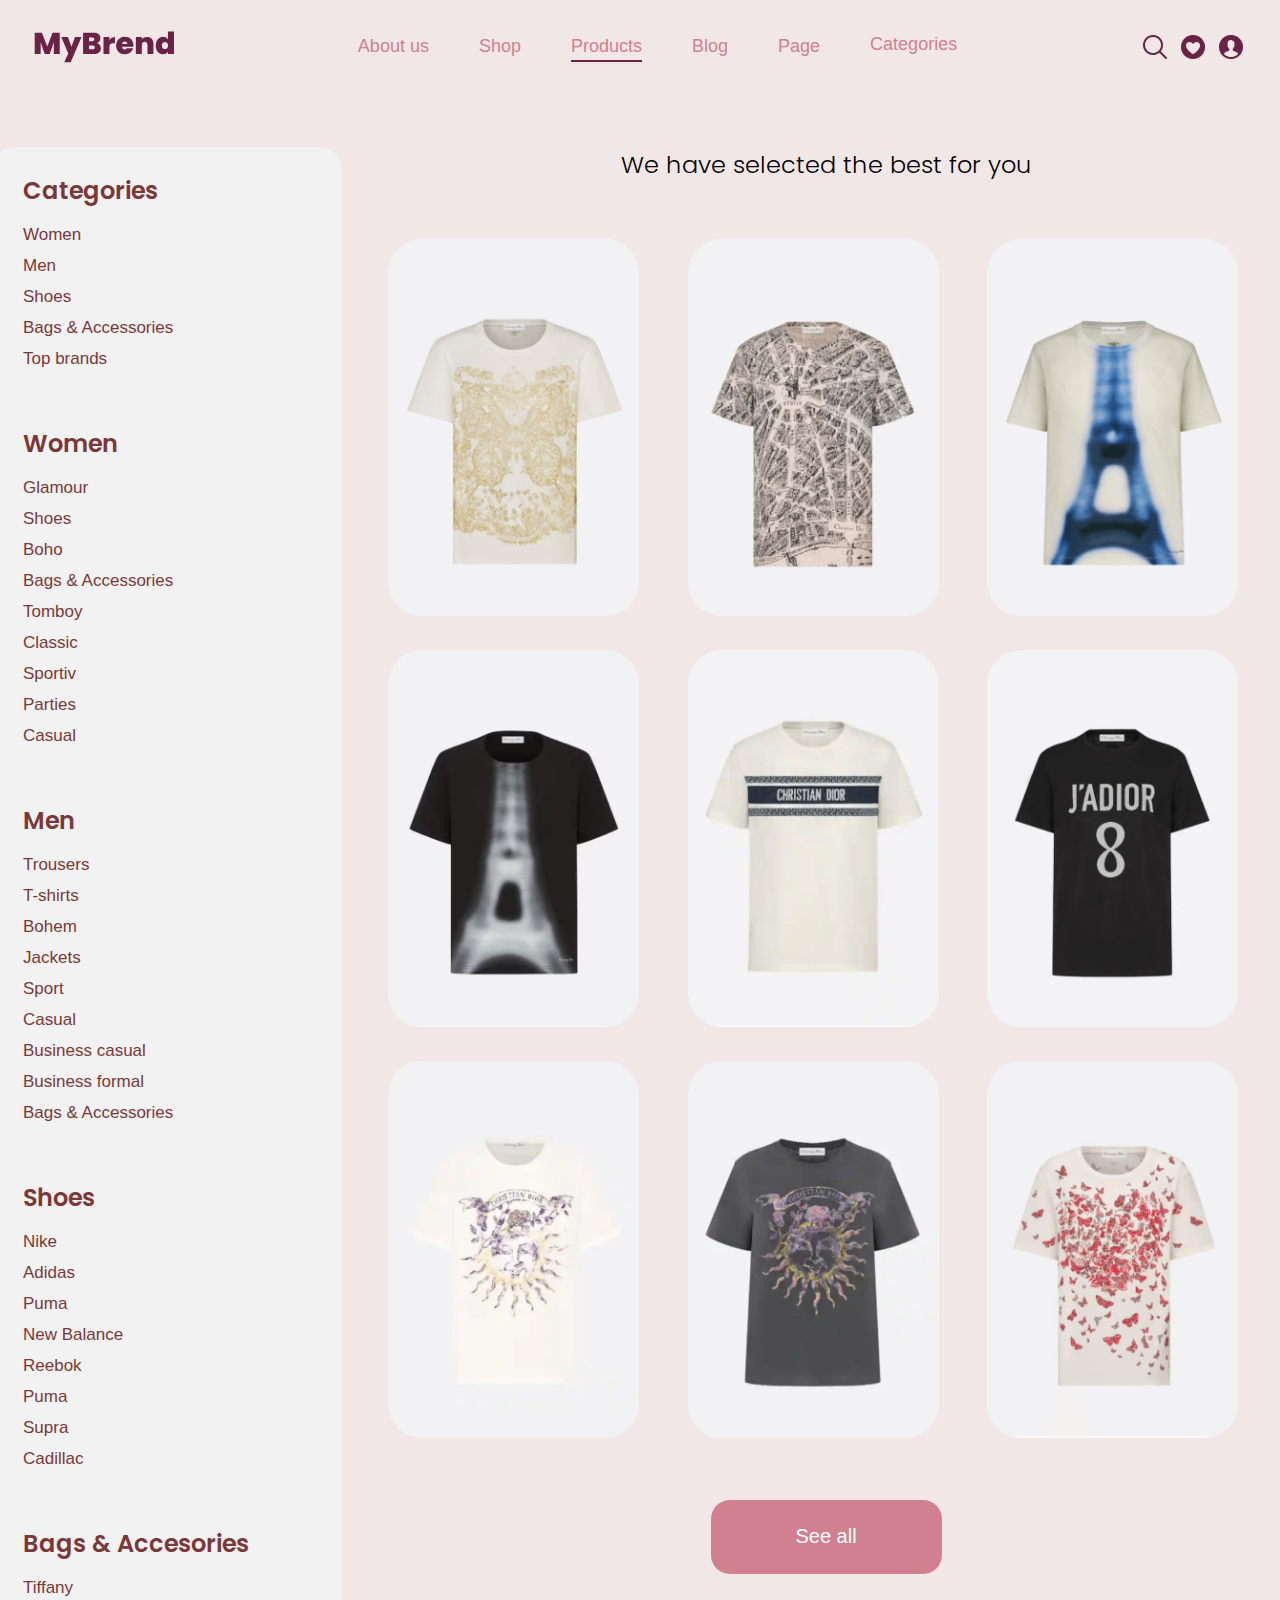
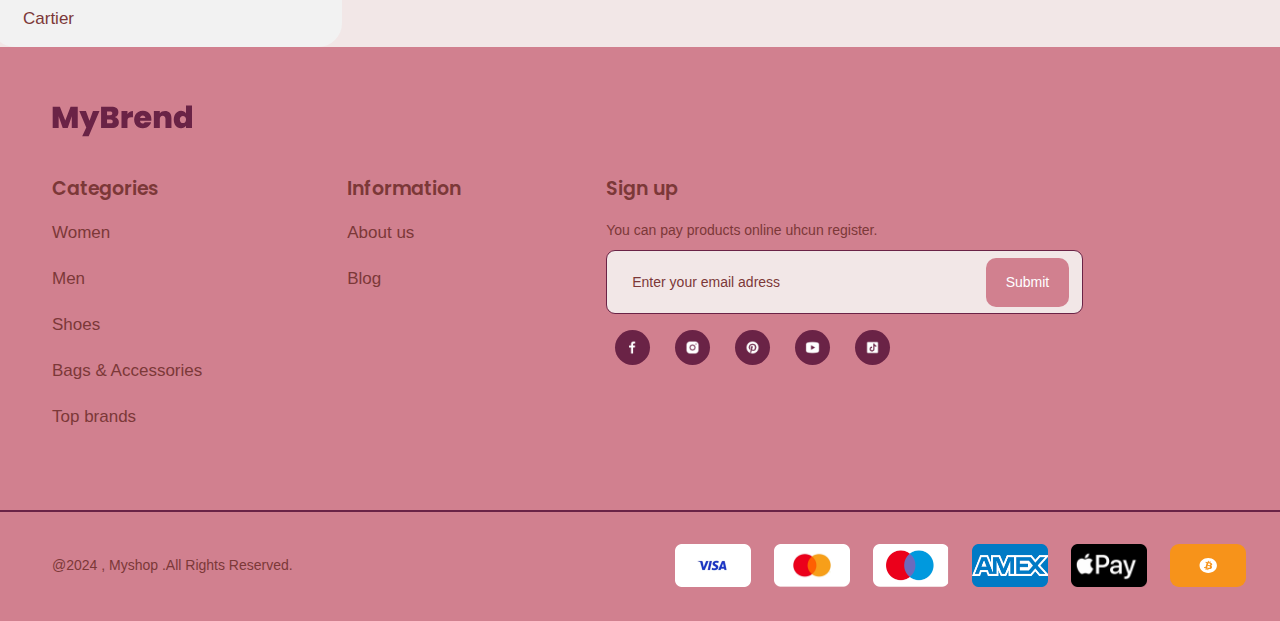
<file: html/shirts.html>
<!DOCTYPE html>
<html lang="en">

<head>
    <meta charset="UTF-8">
    <meta name="viewport" content="width=device-width, initial-scale=1.0">
    <link rel="shortcut icon" href="../images/header/mybrandTablogo.png" type="image/x-icon">
    <title>MyBrand/About</title>
    <link rel="preconnect" href="https://fonts.googleapis.com">
    <link rel="preconnect" href="https://fonts.gstatic.com" crossorigin>
    <link
        href="https://fonts.googleapis.com/css2?family=Arimo:ital,wght@0,400..700;1,400..700&family=Inter:wght@100..900&family=Montserrat:ital,wght@0,100..900;1,100..900&family=Nunito:ital,wght@0,200..1000;1,200..1000&family=Proza+Libre:ital,wght@0,400;0,500;0,600;0,700;0,800;1,400;1,500;1,600;1,700;1,800&family=Rubik:ital,wght@0,300..900;1,300..900&family=Source+Code+Pro:wght@900&family=Syne:wght@400..800&family=Work+Sans:ital,wght@0,100..900;1,100..900&display=swap"
        rel="stylesheet">
    <style>
        @import url('https://fonts.googleapis.com/css2?family=Arimo:ital,wght@0,400..700;1,400..700&family=Inter:wght@100..900&family=Montserrat:ital,wght@0,100..900;1,100..900&family=Nunito:ital,wght@0,200..1000;1,200..1000&family=Poppins:ital,wght@0,100;0,200;0,300;0,400;0,500;0,600;0,700;0,800;0,900;1,100;1,200;1,300;1,400;1,500;1,600;1,700;1,800;1,900&family=Proza+Libre:ital,wght@0,400;0,500;0,600;0,700;0,800;1,400;1,500;1,600;1,700;1,800&family=Rubik:ital,wght@0,300..900;1,300..900&family=Source+Code+Pro:wght@900&family=Syne:wght@400..800&family=Work+Sans:ital,wght@0,100..900;1,100..900&display=swap');
    </style>
    <link rel="stylesheet" href="../css/main.css">
</head>

<body>
    <header class="a-header">
        <div class="header__container container flex">
            <a href="../index.html" class="header__logo flex pointer">
                <img style="width: 100%;" src="../images/header/headerLogo.svg" alt="MyBrand Logo">
            </a>
            <ul class="nav__list bg flex" id="list">
                <button class="header__close__btn" id="close">
                    <svg width="100%" version="1.1" id="Layer_1" xmlns="http://www.w3.org/2000/svg"
                        xmlns:xlink="http://www.w3.org/1999/xlink" viewBox="0 0 512.001 512.001" xml:space="preserve"
                        fill="#000000">
                        <g id="SVGRepo_bgCarrier" stroke-width="0"></g>
                        <g id="SVGRepo_tracerCarrier" stroke-linecap="round" stroke-linejoin="round"></g>
                        <g id="SVGRepo_iconCarrier">
                            <path style="fill:#FF6465;"
                                d="M256.001,512c141.384,0,255.999-114.615,255.999-256.001C512.001,114.615,397.386,0,256.001,0 S0.001,114.615,0.001,256.001S114.616,512,256.001,512z">
                            </path>
                            <path style="opacity:0.1;enable-background:new ;"
                                d="M68.873,256.001c0-129.706,96.466-236.866,221.564-253.688 C279.172,0.798,267.681,0,256.001,0C114.616,0,0.001,114.615,0.001,256.001S114.616,512.001,256,512.001 c11.68,0,23.171-0.798,34.436-2.313C165.339,492.865,68.873,385.705,68.873,256.001z">
                            </path>
                            <path style="fill:#FFFFFF;"
                                d="M313.391,256.001l67.398-67.398c4.899-4.899,4.899-12.842,0-17.74l-39.65-39.65 c-4.899-4.899-12.842-4.899-17.74,0l-67.398,67.398l-67.398-67.398c-4.899-4.899-12.842-4.899-17.74,0l-39.65,39.65 c-4.899,4.899-4.899,12.842,0,17.74l67.398,67.398l-67.398,67.398c-4.899,4.899-4.899,12.842,0,17.741l39.65,39.65 c4.899,4.899,12.842,4.899,17.74,0l67.398-67.398L323.4,380.79c4.899,4.899,12.842,4.899,17.74,0l39.65-39.65 c4.899-4.899,4.899-12.842,0-17.741L313.391,256.001z">
                            </path>
                        </g>
                    </svg>
                </button>
                <li class="nav__item"><a href="../index.html" id="about" class="nav__link pointer">About us</a></li>
                <li class="nav__item"><a href="./about.html" id="about" class="nav__link pointer">Shop</a></li>
                <li class="nav__item"><a href="#" id="about" class="nav__link pointer a-header__active">Products</a>
                </li>
                <li class="nav__item"><a href="#" id="about" class="nav__link pointer">Blog</a></li>
                <li class="nav__item"><a href="#" id="about" class="nav__link pointer">Page</a></li>
                <li class="nav__item relative">
                    <button id="about" href="#" class="nav__link">Categories</button>
                </li>
            </ul>
            <div class="header__icons flex">
                <button class="header__burger header__responsive" id="burger">
                    <img src="../images/header/burger.png" alt="menu">
                </button>
                <button class="header__user header__responsive">
                    <img src="../images/header/user.png" alt="User">
                </button>
                <button class="header__search" id="searchBtn">
                    <img src="../images/header/Search.png" alt="Search btn">
                </button>
                <button class="header__follow r__hidden">
                    <img src="../images/header/Following.png" alt="Follow">
                </button>
                <button class="header__user r__hidden">
                    <img src="../images/header/user.png" alt="User">
                </button>
            </div>
            <input type="search" class="header__search_input" id="search" placeholder="Search anything">
            <div class="search__close" id="search__close"></div>
        </div>
        <div id="menuCloseSection"></div>
    </header>
    <section class="T-shirts">
        <div class="T-shirts__container container flex">
            <div class="T-shirts__listBox">
                <ul class="T-shirst__list">
                    <h3 class="T-shirts__list__title">Categories</h3>
                    <li class="T-shirts__item"><a href="#" class="pointer T-shits__link">Women</a></li>
                    <li class="T-shirts__item"><a href="#" class="pointer T-shits__link">Men</a></li>
                    <li class="T-shirts__item"><a href="#" class="pointer T-shits__link">Shoes</a></li>
                    <li class="T-shirts__item"><a href="#" class="pointer T-shits__link">Bags & Accessories</a></li>
                    <li class="T-shirts__item"><a href="#" class="pointer T-shits__link">Top brands</a></li>
                </ul>
                <ul class="T-shirst__list">
                    <h3 class="T-shirts__list__title">Women</h3>
                    <li class="T-shirts__item"><a href="#" class="pointer T-shits__link">Glamour</a></li>
                    <li class="T-shirts__item"><a href="#" class="pointer T-shits__link">Shoes</a></li>
                    <li class="T-shirts__item"><a href="#" class="pointer T-shits__link">Boho</a></li>
                    <li class="T-shirts__item"><a href="#" class="pointer T-shits__link">Bags & Accessories</a></li>
                    <li class="T-shirts__item"><a href="#" class="pointer T-shits__link">Tomboy</a></li>
                    <li class="T-shirts__item"><a href="#" class="pointer T-shits__link">Classic</a></li>
                    <li class="T-shirts__item"><a href="#" class="pointer T-shits__link">Sportiv</a></li>
                    <li class="T-shirts__item"><a href="#" class="pointer T-shits__link">Parties</a></li>
                    <li class="T-shirts__item"><a href="#" class="pointer T-shits__link">Casual</a></li>
                </ul>
                <ul class="T-shirst__list">
                    <h3 class="T-shirts__list__title">Men</h3>
                    <li class="T-shirts__item"><a href="#" class="pointer T-shits__link">Trousers</a></li>
                    <li class="T-shirts__item"><a href="#" class="pointer T-shits__link">T-shirts</a></li>
                    <li class="T-shirts__item"><a href="#" class="pointer T-shits__link">Bohem</a></li>
                    <li class="T-shirts__item"><a href="#" class="pointer T-shits__link">Jackets</a></li>
                    <li class="T-shirts__item"><a href="#" class="pointer T-shits__link">Sport</a></li>
                    <li class="T-shirts__item"><a href="#" class="pointer T-shits__link">Casual</a></li>
                    <li class="T-shirts__item"><a href="#" class="pointer T-shits__link">Business casual</a></li>
                    <li class="T-shirts__item"><a href="#" class="pointer T-shits__link">Business formal</a></li>
                    <li class="T-shirts__item"><a href="#" class="pointer T-shits__link">Bags & Accessories</a></li>
                </ul>
                <ul class="T-shirst__list">
                    <h3 class="T-shirts__list__title">Shoes</h3>
                    <li class="T-shirts__item"><a href="#" class="pointer T-shits__link">Nike</a></li>
                    <li class="T-shirts__item"><a href="#" class="pointer T-shits__link">Adidas</a></li>
                    <li class="T-shirts__item"><a href="#" class="pointer T-shits__link">Puma</a></li>
                    <li class="T-shirts__item"><a href="#" class="pointer T-shits__link">New Balance</a></li>
                    <li class="T-shirts__item"><a href="#" class="pointer T-shits__link">Reebok</a></li>
                    <li class="T-shirts__item"><a href="#" class="pointer T-shits__link">Puma</a></li>
                    <li class="T-shirts__item"><a href="#" class="pointer T-shits__link">Supra</a></li>
                    <li class="T-shirts__item"><a href="#" class="pointer T-shits__link">Cadillac</a></li>
                </ul>
                <ul class="T-shirst__list">
                    <h3 class="T-shirts__list__title">Bags & Accesories</h3>
                    <li class="T-shirts__item"><a href="#" class="pointer T-shits__link">Tiffany</a></li>
                    <li class="T-shirts__item"><a href="#" class="pointer T-shits__link">Cartier</a></li>
                </ul>
            </div>
            <div class="T-shirts__info">
                <h2 class="T-shirts__title">
                    We have selected the best for you
                </h2>
                <div id="cardBox" class="T-shirts__card__box"></div>
                <button class="T-shirt__btn">See all</button>
            </div>
        </div>
    </section>
    <footer class="footer relative">
        <div class="footer__container container">
            <a href="#" class="footer__logo pointer">
                <img src="../images/header/headerLogo.svg" alt="logo">
            </a>
            <div class="footer__list__box">
                <ul class="footer__list">
                    <h4 class="list__title">Categories</h4>
                    <li class="footer__item"><a href="#" class="footer__link">Women</a></li>
                    <li class="footer__item"><a href="#" class="footer__link">Men</a></li>
                    <li class="footer__item"><a href="#" class="footer__link">Shoes</a></li>
                    <li class="footer__item"><a href="#" class="footer__link">Bags & Accessories</a></li>
                    <li class="footer__item"><a href="#" class="footer__link">Top brands</a></li>
                </ul>
                <ul class="footer__list">
                    <h4 class="list__title">Information</h4>
                    <li class="footer__item"><a href="#" class="footer__link">About us</a></li>
                    <li class="footer__item"><a href="#" class="footer__link">Blog</a></li>
                </ul>
                <div class="footer__signUp">
                    <h4 class="list__title">Sign up</h4>
                    <p class="footer__text">You can pay products online uhcun register.</p>
                    <form action="/" id="form" class="register__form">
                        <input id="footer-inp" type="email" placeholder="Enter your email adress" class="register__inp">
                        <button id="submit" class="register__btn">Submit</button>
                    </form>
                    <div class="web__address__box">
                        <a href="#" target="_blank" class="web__link pointer flex">
                            <div class="foter__icon">
                                <img src="../images/footer/facebook.png" alt="facebook">
                            </div>
                        </a>
                        <a href="#" target="_blank" class="web__link pointer flex">
                            <div class="foter__icon">
                                <img src="../images/footer/Instagram.png" alt="instagram">
                            </div>
                        </a>
                        <a href="#" target="_blank" class="web__link pointer flex">
                            <div class="foter__icon">
                                <img src="../images/footer/Pinterest.png" alt="pinterest">
                            </div>
                        </a>
                        <a href="#" target="_blank" class="web__link pointer flex">
                            <div class="foter__icon">
                                <img src="../images/footer/YouTube.png" alt="youtube">
                            </div>
                        </a>
                        <a href="#" target="_blank" class="web__link pointer flex">
                            <div class="foter__icon">
                                <img src="../images/footer/TikTok.png" alt="TikTok">
                            </div>
                        </a>
                    </div>
                </div>
            </div>
            <hr class="footer__line absalute">
            <div class="flex footer__bottom">
                <p class="copyright">@2024 , Myshop .All Rights Reserved. </p>
                <div class="footer__bottom__icons">
                    <img class="fb__icon" src="../images/footer/visa.png" alt="image">
                    <img class="fb__icon" src="../images/footer/mestro.png" alt="image">
                    <img class="fb__icon" src="../images/footer/mestro2.png" alt="image">
                    <img class="fb__icon" src="../images/footer/amex.png" alt="image">
                    <img class="fb__icon" src="../images/footer/ipay.png" alt="image">
                    <div class="bitcoin">
                        <img src="../images/footer/bitcoin.svg" alt="image">
                    </div>
                </div>
            </div>
        </div>
    </footer>
    <modals>
        <section class="login__modal">
            <div class="login__modal__contailer container">
                <a href="../index.html" class="header__logo mb-71 flex pointer">
                    <img src="../images/header/headerLogo.svg" alt="myBrend">
                </a>
                <div class="login__btnsBox">
                    <button class="login__btn log__active" id="logBtn">Log in</button>
                    <button class="login__btn" id="sigBtn">Sign in</button>
                </div>
                <form action="/" class="login__form" id="login">
                    <div>
                        <label for="email" class="login__label">Enter your email adress.</label>
                        <input type="email" name="email" id="email" class="login__inp req">
                    </div>
                    <div>
                        <label for="password" class="login__label">Enter your password.</label>
                        <input type="password" name="password" id="password" class="login__inp req">
                    </div>
                    <button class="ligin__submit" id="send">Submit</button>
                </form>
                <form action="/" class="signin__form hidden" id="signin">
                    <div>
                        <label for="name" class="login__label">First Name</label>
                        <input type="text" name="Name" id="name" class="login__inp req">
                    </div>
                    <div>
                        <label for="lastName" class="login__label">Last Name</label>
                        <input type="text" name="Name" id="lastName" class="login__inp req">
                    </div>
                    <div>
                        <label for="password1" class="login__label">Password</label>
                        <input type="password" name="Name" id="password1" class="login__inp req">
                    </div>
                    <button class="ligin__submit" id="send">Submit</button>
                </form>
            </div>
        </section>
    </modals>


    <script src="../js/shirts.js"></script>
</body>

</html>
</file>
<file: css/main.css>
@font-face {
    font-family: 'Ponnala', sans-serif;
    font-style: normal;
    font-weight: normal;
    src: url(../fonts/ponnala.ttf);
}


* {
    margin: 0;
    padding: 0;
    box-sizing: border-box;
}

html {
    scroll-behavior: smooth;
}

img {
    width: 100%;
    display: flex;
}

body {
    background: white;
    overflow-x: hidden;
}

.flex {
    display: flex;
}

.pointer {
    cursor: url('../pointer.svg'), default;
}

button {
    background-color: transparent;
    border: none;
    cursor: url('../pointer.svg'), default;
    transition: all 0.3s;
}

a {
    transition: all 0.3s;
    text-decoration: none;
}

ul {
    list-style: none;
}

.relative {
    position: relative;
}

.absalute {
    position: absolute;
}

/* === HEADER STYLES START === */

.header {
    background: #D1808F;
    padding: 24px 0 4px 0;
}

.container {
    margin-left: auto;
    margin-right: auto;
    padding: 0 16px 0 16px;
}

.header__container {
    max-width: 1244px;
    justify-content: space-between;
    align-items: center;
}

.header__logo {
    width: 141px;
    height: 45px;
}

.nav__list {
    justify-content: start;
    align-items: center;
    gap: 50px;
    transition: all 0.5s;
    z-index: 999;
}

.nav__link {
    font-family: 'Ponnala', sans-serif;
    font-size: 18px;
    font-weight: 400;
    line-height: 31.62px;
    color: #fff;
    padding-bottom: 4px;
}

.nav__link:hover {
    color: #deec61;
    border-color: #deec61;
}

.header__active {
    border-bottom: 2px solid #FFFFFF;
}

.header__icons {
    align-items: center;
    justify-content: start;
    gap: 8px;
}

.header__search,
.header__user,
.header__follow,
.header__burger {
    width: 30px;
    height: 30px;
    display: flex;
    align-items: center;
    justify-content: center;
}

.header__responsive {
    display: none;
}

.header__close__btn {
    width: 30px;
    height: 30px;
    display: none;
}

.header__search_input {
    max-width: 465px;
    width: 100%;
    position: absolute;
    top: 24px;
    height: 41px;
    border: 1px solid #D1808F;
    right: 150px;
    z-index: 2;
    padding: 9px 15px;
    color: #D1808F;
    outline: none;
    border-radius: 16px;
    display: none;
    z-index: 999;
}

.search__close {
    display: flex;
    position: absolute;
    top: 0;
    left: 0;
    width: 100%;
    min-height: 100vh;
    display: none;
    z-index: 99;
}

@media (max-width: 900px) {
    .header__search_input {
        right: 12px;
        width: 65%;
        top: 18px;
    }

    .header {
        padding: 18px 0;
    }

    .header__logo {
        width: 118px;
        height: 38px;
    }

    .header__close__btn {
        display: flex;
        align-items: center;
        justify-content: center;
        position: absolute;
        top: 25px;
        right: 20px;
    }

    .nav__list {
        position: fixed;
        width: 50%;
        min-height: 100vh;
        flex-direction: column;
        background: #c0475d;
        right: -100%;
        top: 0;
        gap: 10px;
        padding-left: 20px;
        padding-right: 20px;
        padding-top: 70px;
    }

    .nav__item {
        border-bottom: 1px solid white;
        width: 100%;
        text-align: left;
    }

    .header__active {
        border: none;
    }

    .header__responsive {
        display: flex;
    }

    .r__hidden {
        display: none;
    }

    .header__icons {
        gap: 10px;
    }
}

/* === HEADER STYLES END === */

/* === HERO STYLES START === */

.hero {
    padding: 4px 0px 22px 0;
    background: #D1808F;
}

.hero__container {
    max-width: 1244px;
    gap: 76px;
    align-items: center;
    justify-content: start;
}

.hero__img {
    max-width: 420px;
    max-height: 630px;
    display: flex;
    overflow: hidden;
    border-radius: 90%;
}

.hero__img>img {
    transition: all 0.3s;
}

.hero__img>img:hover {
    transform: scale(1.1);
}

.hero__info {
    max-width: 590px;
}

.hero__mini__title {
    font-family: Ponnala, sans-serif;
    color: #FFFFFF;
    margin-bottom: 17px;
    font-size: 14px;
    font-weight: 400;
    line-height: 24.6px;
    text-align: center;
}

.hero__title {
    font-family: Ponnala, sans-serif;
    font-size: 48px;
    font-weight: 400;
    line-height: 84.33px;
    color: #fff;
    margin-bottom: 4px;
}

.hero__text {
    font-family: Ponnala, sans-serif;
    font-size: 24px;
    font-weight: 400;
    line-height: 42.16px;
    color: #fff;
    margin-bottom: 25px;
}

.hero__btn {
    font-family: Ponnala, sans-serif;
    color: #6A2346;
    font-size: 20px;
    font-weight: 400;
    line-height: 35.14px;
    border-bottom: 2px solid #6A2346;
}

.hero__btn:hover {
    color: #be1768;
    border-color: #be1768;
}

@media(max-width: 1280px) {
    .hero__img {
        max-width: 375px;
        max-height: 563px;
    }
}

@media (max-width: 900px) {
    .hero {
        padding-top: 59px;
        position: relative;
    }

    .hero__img {
        margin-left: auto;
        margin-right: auto;
        max-width: 343px;
        max-height: 515px;
    }

    .hero__info {
        position: absolute;
        max-width: none;
        left: 0;
        padding-left: 16px;
        padding-right: 16px;
        width: 100%;
        top: 0;
    }

    .hero__mini__title {
        justify-content: center;
        margin-bottom: 4px;
        width: 100%;
        display: flex;
    }

    .hero__title {
        text-align: center;
        line-height: 50px;
    }

    .hero__text {
        font-size: 17px;
        line-height: 29.87px;
        text-align: center;
    }

    .hero__btn {
        display: none;
    }
}

/* === HERO STYLES END === */
/* === COLLECTION STYLES START === */

.collection {
    padding: 50px 0;
    background: #2b2c30;
}

.collection__container {
    max-width: 1244px;
    align-items: center;
    gap: 50px;
    justify-content: start;
}

.collection__info {
    max-width: 590px;
}

.collection__btn {
    font-family: Ponnala, sans-serif;
    font-size: 24px;
    font-weight: 400;
    line-height: 42.16px;
    color: #fff;
    border-bottom: 2px solid white;
}

.collection__btn:hover {
    color: #d77bee;
    border-color: #d77bee;
}

@media(max-width:900px) {
    .collection {
        padding-top: 140px;
        position: relative;
    }

    .collection__info {
        position: absolute;
        left: 0;
        top: 84px;
        max-width: none;
        padding-left: 16px;
        padding-right: 16px;
        width: 100%;
    }

    .collection__btn {
        display: none;
    }
}

/* === COLLECTION STYLES END === */
/* === DIOR TEXT STYLES === */

.dior {
    padding: 16px;
    align-items: center;
    justify-content: center;
    display: none;
    background-color: #F2E7E7;
}

.dior1 {
    padding: 16px;
    align-items: center;
    justify-content: center;
    display: flex;
    background-color: #F2E7E7;
}

.dior__title {
    font-family: Proza Libre, sans-serif;
    font-size: 15px;
    font-weight: 600;
    line-height: 20.36px;
    color: #D1808F;
}

@media (max-width: 1280px) {
    .dior {
        display: flex;
    }
}

@media (max-width: 900px) {
    .dior__title {
        font-size: 13px;
    }
}

/* === DIOR TEXT STYLES END === */
/* === BRENDS STYLES START === */

.brends {
    padding: 167px 0 50px 0;
}

.brends__container {
    max-width: 996px;
}

.brends__mini__title {
    font-family: Proza Libre, sans-serif;
    font-size: 12px;
    font-weight: 500;
    color: #000;
    line-height: 16.29px;
    display: flex;
    justify-content: center;
    margin-bottom: 9px;
}

.brends__title {
    font-family: Proza Libre, sans-serif;
    font-size: 40px;
    font-weight: 500;
    line-height: 54.3px;
    color: black;
    text-align: center;
    margin-bottom: 9px;
}

.brends__text {
    font-family: Proza Libre, sans-serif;
    font-size: 15px;
    font-weight: 400;
    line-height: 20.48px;
    margin-bottom: 95px;
    text-align: center;
}

.brends__card__box {
    display: grid;
    grid-template-columns: repeat(3, 1fr);
    column-gap: 47px;
    row-gap: 37px;
}

.brends__card {
    position: relative;
    max-width: 294px;
    max-height: 400px;
    transition: all .3s;
    width: 100%;
    margin-left: auto;
    margin-right: auto;
    border-radius: 36px;
    overflow: hidden;
}

.brends__card>a>img {
    transition: all 0.3s;
}

.brends__card>a>img:hover {
    transform: scale(1.1);
}


.brend__card__text {
    position: absolute;
    bottom: 22px;
    left: 23px;
    font-family: Proza Libre, sans-serif;
    font-size: 13px;
    font-weight: 600;
    line-height: 17.65px;
    color: white;
}

.brends__btn {
    padding: 13px 35px;
    color: white;
    font-family: Ponnala, sans-serif;
    font-size: 13px;
    font-weight: 400;
    line-height: 22.84px;
    display: none;
    background: #D1808F;
    border-radius: 9px;
    margin-left: auto;
    margin-right: auto;
    border: 2px solid #D1808F;
    width: 122px;
    height: 39px;
    align-items: center;
    justify-content: center;
}

@media(max-width: 1280px) {
    .brends {
        padding: 75px 0 126px 0;
    }

    .brends__text {
        margin-bottom: 95px;
    }
}

@media (max-width: 768px) {
    .brends__card__box {
        grid-template-columns: repeat(2, 1fr);
        margin-bottom: 25px;
        column-gap: 11px;
        row-gap: 18px;
    }

    .brends {
        padding: 59px 0 99px 0;
    }

    .brends__btn {
        display: flex;
    }

    .brend__card__text {
        font-size: 10px;
        left: 19px;
        bottom: 18px;
        line-height: 13px;
    }

    .brends__btn:hover {
        background: transparent;
        border: 2px solid #D1808F;
        color: #D1808F;
    }
}

/* === BRENDS STYLES END === */
/* === BEST STYLES START === */

.best {
    padding: 212px 0 42px 0;
}

.best__container {
    max-width: 996px;
}

.best__mini__title {
    font-family: Proza Libre, sans-serif;
    font-size: 12px;
    font-weight: 500;
    display: flex;
    justify-content: center;
    line-height: 16.29px;
    color: black;
    margin-bottom: 9px;
    display: none;
}

.best__tittle {
    font-family: Proza Libre, sans-serif;
    font-size: 40px;
    font-weight: 500;
    line-height: 54.3px;
    color: black;
    display: flex;
    justify-content: center;
    margin-bottom: 9px;
    display: none;
}

.best__text {
    font-family: Proza Libre, sans-serif;
    font-size: 15px;
    font-weight: 400;
    display: flex;
    justify-content: center;
    line-height: 20.48px;
    margin-bottom: 44px;
    display: none;
}

.best__cards__container {
    display: grid;
    grid-template-columns: repeat(3, 1fr);
    column-gap: 47px;
    row-gap: 40px;

}

.best__card {
    max-width: 294px;
    max-height: 400px;
    width: 100%;
    margin-left: auto;
    margin-right: auto;
    height: 100%;
    position: relative;
    overflow: hidden;
    border-radius: 40px;
    transition: all 0.3s;
}

.best__card>a>img {
    transition: all 0.3s;
}

.best__card>a>img:hover {
    transform: scale(1.1);
}

.best__card__text {
    font-family: Proza Libre, sans-serif;
    font-size: 13px;
    font-weight: 600;
    line-height: 17.65px;
    color: #fff;
    position: absolute;
    bottom: 19px;
    left: 23px;
}

@media (max-width: 1280px) {
    .best {
        padding: 40px 0 40px 0;
    }

    .best__mini__title,
    .best__tittle,
    .best__text {
        display: flex;
    }
}

@media (max-width: 900px) {
    .best {
        padding: 70px 0 61px 0;
    }

    .best__tittle {
        font-size: 30px;
    }

    .best__text {
        font-size: 13px;
        line-height: 17.75px;
        margin-bottom: 56px;
    }

    .best__cards__container {
        max-width: 900px;
        margin-left: auto;
        margin-right: auto;
    }


}

@media(max-width: 768px) {
    .best__cards__container {
        grid-template-columns: repeat(2, 1fr);
        column-gap: 11px;
        row-gap: 18px;
        margin-bottom: 25px;
    }

    .best__card__text {
        font-size: 10px;
    }
}

/* === BEST STYLES END === */
/* === PARTNERS STYLES START === */

.partners {
    padding: 42px 0 121px 0;
}

.partners__container {
    max-width: 1024px;
}

.partners__mini__title {
    font-family: Proza Libre, sans-serif;
    font-size: 12px;
    font-weight: 500;
    line-height: 16.29px;
    justify-content: center;
    margin-bottom: 9px;
}

.partners__title {
    font-family: Proza Libre, sans-serif;
    font-size: 40px;
    font-weight: 500;
    line-height: 54.3px;
    margin-bottom: 9px;
    justify-content: center;
}

.partners__text {
    font-family: Proza Libre, sans-serif;
    justify-content: center;
    font-size: 15px;
    font-weight: 400;
    line-height: 20.48px;
    margin-bottom: 82px;
}

.partners__icon__box {
    display: grid;
    grid-template-columns: repeat(4, 1fr);
    column-gap: 109px;
    row-gap: 75px;
}

.partners__icon {
    max-width: 167px;
    max-height: 169px;
    margin-left: auto;
    margin-right: auto;
    transition: all .3s;
}

.partners__icon:hover img {
    animation: animation .6s ease-in forwards;
}

@keyframes animation {
    0% {
        transform: rotateY(0);
    }

    10% {
        transform: rotateY(50deg);
    }

    20% {
        transform: rotateY(100deg) scale(0.7);
    }

    50% {
        transform: rotateY(200deg) scale(.8);
    }

    80% {
        transform: rotateY(300deg) scale(1);
    }

    100% {
        transform: rotateY(360deg);
    }
}

@media (max-width: 900px) {
    .partners {
        padding: 61px 0 40px 0;
    }

    .partners__icon__box {
        grid-template-columns: repeat(3, 1fr);
        column-gap: 30px;
        row-gap: 30px;
    }

    .partners__icon {
        max-width: 135px;
        max-width: 135px;
    }

    .partners__title {
        font-size: 30px;
        line-height: 40px;
        text-align: center;
    }

    .partners__text {
        font-size: 13px;
        margin-bottom: 42px;
    }
}

@media (max-width: 710px) {
    .partners__icon__box {
        grid-template-columns: repeat(2, 1fr);
    }
}

html {
    cursor: url('../cursor.svg'), default !important;
}

/* === PARTNERS STYLES END === */
/* === FOOTER STYLES START === */

.footer {
    padding: 51px 0 34px 0;
    background: #d1808f;
}

.footer__container {
    max-width: 1244px;
    padding-left: 34px;
}

.footer__logo {
    width: 141px;
    height: 45px;
    display: flex;
    margin-bottom: 32px;
}

.footer__list__box {
    display: flex;
    align-items: start;
    justify-content: start;
    gap: 145px;
    margin-bottom: 96px;
}

.list__title {
    font-family: Poppins, sans-serif;
    font-size: 19px;
    font-weight: 600;
    line-height: 28.5px;
    margin-bottom: 15px;
    color: #7c3838;
}

.footer__link {
    font-family: Ponnala, sans-serif;
    font-size: 17px;
    font-weight: 400;
    color: #7C3838;
    line-height: 29.87px;
    margin-bottom: 16px;
    display: inline-flex;
    cursor: url("../pointer.svg"), default;
}

.footer__link:hover {
    color: #deec61;
}

.footer__signUp {
    max-width: 477px;
    width: 100%;
}

.footer__text {
    font-family: Ponnala, sans-serif;
    font-size: 14px;
    line-height: 24.6px;
    margin-bottom: 7px;
    color: #7c3838;
}

.register__form {
    padding: 7px 13px 6px 25px;
    background: #f2e7e7;
    max-width: 477px;
    width: 100%;
    display: inline-flex;
    justify-content: space-between;
    border: 1px solid #6A2346;
    border-radius: 9px;
    margin-bottom: 7px;
}

.register__inp {
    background: transparent;
    border: none;
    outline: none;
    color: #5e2626;
    font-family: Ponnala, sans-serif;
    font-size: 14px;
    font-weight: 400;
    line-height: 24.6px;
}

.register__inp::placeholder {
    color: #7C3838;
}

.register__btn {
    font-family: Ponnala, sans-serif;
    color: #fff;
    background: #d1808f;
    padding: 11px 19px;
    border-radius: 10px;
    display: inline-flex;
    font-size: 14px;
    border: 1px solid transparent;
    font-weight: 400;
    line-height: 24.6px;
}

.register__btn:hover {
    background: transparent;
    border: 1px solid #be1768;
    color: #be1768;
}

.web__address__box {
    display: flex;
    gap: 7px;
}

.web__link {
    width: 53px;
    height: 53px;
    padding: 7px;
    transition: all 0.3s;
    align-items: center;
    border: 2px solid transparent;
    justify-content: center;
    border-radius: 50%;
}

.web__link:hover {
    border: 2px solid #6A2346;

}

.foter__icon {
    padding: 10px;
    background: #6a2346;
    border-radius: 50%;
}

.footer__line {
    bottom: 109px;
    display: flex;
    width: 100%;
    border: 0.5px solid #6A2346;
    height: 0;
    left: 0;
}

.footer__bottom {
    align-items: center;
    justify-content: space-between;
}

.copyright {
    font-family: Ponnala, sans-serif;
    font-size: 14px;
    font-weight: 400;
    line-height: 17.5px;
    color: #7c3838;
}

.footer__bottom__icons {
    display: flex;
    gap: 23px;
}

.fb__icon {
    display: flex;
    width: 76px;
    height: 43px;
}

.bitcoin {
    display: flex;
    width: 76px;
    height: 43px;
    padding: 10px 29px;
    background: #F7931A;
    border-radius: 9px;
}

@media(max-width: 900px) {
    .footer__container {
        padding-left: 16px;
    }

    .footer__list__box {
        flex-wrap: wrap;
        row-gap: 53px;
        margin-bottom: 131px;
    }

    .register__inp {
        font-size: 12px;
    }

    .register__form {
        padding: 11px 13px 11px 18px;
    }

    .register__btn {
        font-size: 10px;
        padding: 9px 17px;
        line-height: 17px;
    }

    .footer__line {
        bottom: 180px;
    }

    .footer__bottom {
        flex-direction: column;
    }

    .footer__bottom__icons {
        display: grid;
        grid-template-columns: repeat(3, 1fr);
        column-gap: 23px;
        row-gap: 26px;
    }

    .copyright {
        margin-bottom: 18px;
    }

    .footer {
        padding-bottom: 17px;
        padding-top: 24px;
    }
}

/* === SHOP PAGE STYLES STARTED === */
/* === HEADER STYLES === */

.a-header {
    background: #F2E7E7;
    padding: 24px 0 25px 0;
}

#about {
    color: #D1808F;
}

#about:hover {
    color: #617aec;
    border-color: #617aec;
}

.a-header__active {
    border-bottom: 2px solid #6A2346;
}

/* === HEADER STYLES === */
/* === HERO STYLES === */

.a-hero {
    padding: 25px 0 65px 0;
    background: #f2e7e7;
}

.a-hero__container {
    max-width: 1244px;
    padding-left: 83px;
    gap: 20px;
    align-items: center;
}

.a-hero__imageBox {
    display: flex;
    align-items: center;
    justify-content: start;
    gap: 11px;
    min-width: 350px;
}

.a-hero__main__img {
    max-width: 360px;
    max-height: 545px;
    width: 100%;
    display: flex;
}



.a-hero__mini__box {
    display: flex;
    flex-direction: column;
    gap: 18px;
}

.a-hero__mini__img:first-child {
    max-width: 142px;
    max-height: 156px;
    display: flex;
}

.a-hero__mini__img:nth-child(2) {
    max-width: 142px;
    max-height: 283px;
    display: flex;
}

.a-hero__infoBox {
    max-width: 596px;
    width: 100%;
}

.a-hero__info__top {
    align-items: center;
    justify-content: space-between;
    margin-bottom: 15px;
}

.a-hero__link {
    padding: 19px 42px;
    display: flex;
    align-items: center;
    justify-content: center;
    background: #FFEBEB;
    font-family: Poppins, sans-serif;
    color: #7C3838;
    border-radius: 16px;
    font-size: 24px;
    font-weight: 600;
    line-height: 36px;
}

.a-hero__link:hover {
    background: #7C3838;
    color: #f2e7e7;
}

.top__info__titles {
    display: flex;
    flex-direction: column;
    gap: 9px;
}

.info__mTitle {
    font-family: Poppins, sans-serif;
    color: white;
    font-size: 24px;
    font-weight: 600;
    text-align: end;
    line-height: 36px;
}

.info__mTitle:nth-child(2) {
    font-family: Poppins, sans-serif;
    font-size: 32px;
    font-weight: 600;
    line-height: 48px;
    color: #7C3838;
}

.a-hero__info__middle {
    justify-content: space-between;
    margin-bottom: 43px;
}

.her_info__middle__text,
.a-hero__info__text {
    font-family: Poppins, sans-serif;
    font-size: 19px;
    font-weight: 400;
    line-height: 28.5px;
    color: black;
}

.a-hero__info__bottom {
    justify-content: space-between;
    margin-bottom: 9px;
}

.hero__info__bottom__text {
    font-family: Poppins, sans-serif;
    font-size: 17px;
    font-weight: 400;
    line-height: 25.5px;
    color: #D1808F;
}

.a-hero__info__text {
    max-width: 546px;
    margin-bottom: 31px;
}

.hero_shopping__bag {
    width: 73px;
    height: 74px;
    display: flex;
    padding: 16px;
    background: #ffebeb;
    border-radius: 50%;
    margin-left: auto;
}

@media(max-width: 1280px) {
    .a-hero {
        padding: 18px 0 66px 0;
    }

    .top__info__titles {
        gap: 11px;
    }

    .a-hero__info__top {
        margin-bottom: 22px;
    }

    .info__mTitle {
        font-size: 20px;
        line-height: 30px;
    }

    .info__mTitle:nth-child(2) {
        font-size: 28px;
        line-height: 42px;
    }

    .her_info__middle__text {
        font-size: 14px;
        line-height: 21px;
    }

    .a-hero__info__middle {
        margin-bottom: 51px;
    }

    .a-hero__info__text {
        font-size: 14px;
        line-height: 21px;
    }

    .a-hero__infoBox {
        max-width: 457px;
    }

    .hero_shopping__bag {
        width: 50px;
        height: 50px;
        padding: 10px;
    }
}

@media(max-width: 900px) {
    .bg {
        background-color: #dfc5c5;
    }

    .a-header__active {
        border-bottom: none;
    }

    .a-hero {
        padding: 14px 0 67px;
    }

    .a-hero__container {
        flex-direction: column;
        padding-left: 16px;
    }

    .a-hero__imageBox {
        gap: 9px;
        margin-bottom: 18px;
        min-width: min-content;
    }

    .a-hero__mini__img:first-child {
        max-width: 99px;
        max-height: 109px;
        min-width: none;
    }

    .a-hero__mini__img:nth-child(2) {
        max-width: 99px;
        max-height: 198px;
        min-width: none;
    }

    .a-hero__main__img {
        max-width: 234px;
        min-width: none;
    }

    .a-hero__link {
        font-size: 20px;
        padding: 16px 36px;
        line-height: 30px;
    }

    .top__info__titles {
        gap: 6px;
    }

    .info__mTitle:first-child {
        font-size: 15px;
        line-height: 22.5px;
    }

    .info__mTitle:nth-child(2) {
        font-size: 20px;
        line-height: 30px;
    }

    .a-hero__info__top {
        margin-bottom: 26px;
    }

    .her_info__middle__text {
        font-size: 10px;
        line-height: 15px;
    }

    .a-hero__info__middle {
        margin-bottom: 14px;
    }

    .hero__info__bottom__text {
        font-size: 10px;
        line-height: 15px;
    }

    .a-hero__info__bottom {
        margin-bottom: 25px;
    }

    .a-hero__info__text {
        font-size: 10px;
        line-height: 15px;
    }

    .a-hero__infoBox {
        max-width: 100%;
    }
}

/* === HERO STYLES === */
/* === ABOUT STYLES === */

.about {
    padding: 36px 0 112px 0;
}

.about__container {
    max-width: 1294px;
    padding-right: 23px;
}

.about__title {
    font-family: Poppins, sans-serif;
    font-size: 40px;
    font-weight: 600;
    line-height: 60px;
    text-align: center;
    color: #7C3838;
    margin-bottom: 46px;
}

.about__box {
    display: flex;
    gap: 24px;
    align-items: start;
    justify-content: space-between;
}

.about__infoBox {
    max-width: 635px;
    width: 100%;
}

.about__main__txt {
    color: black;
    font-family: Poppins, sans-serif;
    font-size: 20px;
    line-height: 30px;
    max-width: 547px;
    margin-left: 26px;
    margin-bottom: 41px;
}

.about__list {
    font-family: Poppins, sans-serif;
    font-size: 17px;
    font-weight: 400;
    line-height: 25.5px;
    color: #D18B80;
}

.about__item>p {
    font-family: Poppins, sans-serif;
    font-size: 17px;
    color: black;
    line-height: 25.5px;
}

.about__pink__txt {
    color: #D18B80;
}

.about__imageBox {
    align-items: center;
}

.about__img__box {
    display: flex;
    flex-direction: column;
    gap: 120px;
    transition: all 0.3s;
}

.about__img {
    max-width: 322px;
    max-height: 201px;
    width: 100%;
    display: flex;
    transition: all 0.3s;
    border-radius: 36px;
    filter: none;
}

.about__imageBox:hover .about__img:not(:hover) {
    filter: blur(3px);
}

.about__img:nth-child(5) {
    z-index: 99;
}

.about__img:hover {
    z-index: 9;
}


.about__img__box1 {
    display: flex;
    transform: translateX(-48px);
    flex-direction: column;
    gap: 104px;
    transition: all 0.3s;

}

.about__img__box1>img {
    z-index: 2;
}



@media (max-width: 1280px) {
    .about__container {
        padding-right: 16px;
        padding-left: 32px;
    }

    .about__box {
        gap: 60px;
        align-items: center;
    }

    .about {
        padding: 50px 0 120px 0;
    }

    .about__title {
        font-size: 35px;
        line-height: 52px;
        margin-bottom: 39px;
    }

    .about__main__txt {
        font-size: 15px;
        line-height: 22px;
        max-width: 484px;
        margin-bottom: 62px;
    }

    .about__item>p {
        font-size: 14px;
        line-height: 21px;
    }

    .about__infoBox {
        max-width: 531px;
    }

    .about__img {
        max-width: 243px;
        max-height: 163px;
    }

    .about__img__box {
        gap: 90px;
    }

    .about__img__box1 {
        gap: 80px;
    }
}

@media (max-width: 900px) {
    .about {
        padding: 20px 0 42.5px 0;
    }

    .about__box {
        flex-direction: column;
        gap: 85px;
    }

    .about__main__txt {
        margin-left: 0;
        margin-bottom: 25px;
    }

    .about__list {
        font-size: 10px;
    }

    .about__item>p {
        font-size: 10px;
        line-height: 15px;
    }

    .about__img {
        min-width: 177px;
        min-height: 119px;
    }
}

.trueBtn {
    background: #6a2346;
}

#menuCloseSection {
    position: fixed;
    display: flex;
    width: 100%;
    height: 100vh;
    background: #cf00f842;
    top: 0;
    z-index: -1;
    opacity: 0;
    transition: all .3s;
    left: 0;
}

::-webkit-scrollbar {
    width: 10px;
    background: rgb(226, 190, 196);
}

::-webkit-scrollbar-thumb {
    background: #d481b9;
    border: 3px solid rgb(226, 190, 196);
    border-radius: 8px;
    transition: all 0.3s;
}

::-webkit-scrollbar-thumb:hover {
    background: #d11492;
    border: 3px solid rgb(226, 190, 196);
}

.offer {
    padding: 46px 0 192px 0;
}

.offer__container {
    max-width: 1044px;
}

.offer__title {
    font-family: Poppins, sans-serif;
    font-size: 40px;
    font-weight: 600;
    line-height: 60px;
    text-align: center;
    margin-bottom: 66px;
    color: #7C3838;
}

.offer__card__box {
    display: grid;
    grid-template-columns: repeat(3, 1fr);
    column-gap: 43px;
    row-gap: 69px;
}

@media(max-width: 1280px) {
    .offer {
        padding: 76px 0 118px 0;
    }

    .offer__title {
        font-size: 35px;
        line-height: 53px;
        margin-bottom: 84px;
    }
}

@media(max-width: 900px) {
    .dior1:nth-child(4) {
        display: none;
    }

    .offer {
        padding: 53px 0 127px 0;
    }


}

@media (max-width:768px) {
    .offer__card__box {
        grid-template-columns: repeat(2, 1fr);
        margin-bottom: 18px;
    }
}

.collection__info {
    z-index: 1;
}

/* === NEW PAGE === */
/* === NEW PAGE === */
/* === NEW PAGE === */
/* === NEW PAGE === */
/* === NEW PAGE === */
/* === NEW PAGE === */
/* === NEW PAGE === */
/* === NEW PAGE === */
/* === NEW PAGE === */

.T-shirts {
    padding: 56px 0 0 0;
    background: #F2E7E7;
}

.T-shirts__container {
    max-width: 1372px;
    padding-right: 133px;
    gap: 21px;
}

.T-shirts__listBox {
    max-width: 351px;
    width: 100%;
    background: #F2F2F2;
    display: flex;
    padding-left: 72px;
    padding-top: 26px;
    border-radius: 24px;
    flex-direction: column;
    gap: 58px;
}

.T-shirst__list {
    display: flex;
    flex-direction: column;
    gap: 12px;
}

.T-shirts__list__title {
    font-family: Poppins, sans-serif;
    color: #7C3838;
    margin-bottom: 4px;
    font-size: 24px;
    font-weight: 600;
    line-height: 36px;
}

.T-shits__link {
    font-family: Ponnala, sans-serif;
    font-size: 17px;
    line-height: 19px;
    color: #7C3838;
}

.T-shirts__info {
    width: 100%;
}

.T-shirts__title {
    font-family: Poppins, sans-serif;
    text-align: center;
    font-size: 24px;
    font-weight: 300;
    line-height: 36px;
    color: #000000;
    margin-bottom: 56px;
}

.T-shirts__card__box {
    display: grid;
    grid-template-columns: repeat(3, 1fr);
    column-gap: 23px;
    row-gap: 34px;
    margin-bottom: 62px;
}

.T-shirts__card {
    overflow: hidden;
    border-radius: 24px;
    max-width: 263px;
    max-height: 395px;
    position: relative;
    display: flex;
    flex-direction: column;
}

.T-shirts__card:hover .card__modal {
    bottom: 0;
}

.card__modal {
    position: absolute;
    background: white;
    justify-content: center;
    gap: 16px;
    padding: 13px 0 19px 0;
    width: 100%;
    transition: all 0.3s;
    display: flex;
    bottom: -100%;
}

.card__modal__btn {
    width: 37px;
    height: 38px;
}

.T-shirt__btn {
    padding: 27px 82px;
    width: 231px;
    height: 74px;
    margin-left: auto;
    margin-right: auto;
    display: flex;
    background: #D1808F;
    border-radius: 19px;
    align-items: center;
    justify-content: center;
    font-family: Ponnala, sans-serif;
    font-size: 20px;
    border: 1px solid transparent;
    line-height: 35.14px;
    color: white;
    margin-bottom: 73px;
}

.T-shirt__btn:hover {
    background: transparent;
    border: 1px solid #D1808F;
    color: #D1808F;
}

@media(max-width:1280px) {
    .T-shirts {
        padding-top: 53px;
    }

    .T-shirts__container {
        padding-right: 16px;
    }

    .T-shirts__listBox {
        transform: translateX(-25px);
        padding-left: 32px;
    }

    .T-shirts__card {
        max-width: 251px;
        max-height: 377px;
    }

    .T-shirts__card__box {
        min-width: 500px;
    }
}

@media(max-width:900px) {
    .T-shirts {
        padding-top: 18px;
    }

    .T-shirts__card__box {
        min-width: min-content;
    }

    .T-shirts__listBox {
        display: none;
    }
}

@media (max-width: 768px) {
    .T-shirts__card__box {
        grid-template-columns: repeat(2, 1fr);
        column-gap: 18px;
        row-gap: 36px;
        margin-bottom: 44px;
        margin-bottom: 44px;
    }

    .T-shirt__hidden {
        display: none;
    }

    .T-shirt__btn {
        margin-bottom: 128px;
        padding: 20px 62px;
        font-size: 15px;
        line-height: 16;
        width: 174px;
        height: 56px;
    }

    .T-shirts__title {
        font-size: 20px;
        line-height: 30px;
        margin-bottom: 31px;
    }

    .T-shirts__card {
        min-width: 169px;
        min-height: 230px;
    }

    .card__modal {
        gap: 10px;
        height: 43px;
        padding: 7px 54px 10px 48px;
    }

    .card__modal__btn {
        width: 25px;
        height: 25px;
    }
}

.a-hero__main__img {
    height: 545px;
    cursor: url(../pointer.svg), default;
}

.a-hero__mini__img {
    cursor: url(../pointer.svg), default;
}

@media(max-width:1043px) {
    .a-hero__main__img {
        height: 440px;
    }
}

@media(max-width: 900px) {
    .a-hero__main__img {
        height: 100%;
        max-height: 500px;
    }
}

.T-shirts__card:hover>img {
    transform: scale(1.1);
}

.T-shirts__card>img {
    transition: all 0.2s;
}

.login__modal {
    transition: all .3s;
    position: fixed;
    display: block;
    transform: scale(0);
    padding: 24px 0 192px 0;
    width: 100%;
    min-height: 100vh;
    background: #d1808f;
    z-index: 9999;
    top: 0;
    left: 0;
}

.mb-71 {
    margin-bottom: 17px;
}

.login__modal__contailer {
    max-width: 1244px;
}

.login__btnsBox {
    max-width: 494px;
    margin-left: auto;
    margin-right: auto;
    display: flex;
    align-items: center;
    justify-content: space-between;
    margin-bottom: 36px;
}

.login__btn {
    font-family: Poppins, sans-serif;
    font-size: 19px;
    font-weight: 600;
    line-height: 28.5px;
    color: #7C3838;
    padding-bottom: 12px;
    width: 128px;
    border-bottom: 2px solid transparent;
}

.login__btn:hover {
    color: rgb(240, 193, 193);
    border-color: rgb(240, 193, 193);
}

.login__btn:active {
    transform: scale(0.97);
}

.log__active {
    border-bottom: 2px solid #6A2346;
}

.login__form,
.signin__form {
    max-width: 494px;
    margin-left: auto;
    margin-right: auto;
}

.login__label {
    font-family: Ponnala, sans-serif;
    font-size: 14px;
    line-height: 24.6px;
    color: #7C3838;
    display: inline-flex;
    cursor: url(../pointer.svg), default;
    margin-bottom: 12px;
}

.login__inp {
    display: flex;
    width: 100%;
    padding: 21px 9px 21px 9px;
    font-size: 20px;
    color: #D1808F;
    outline: none;
    border: none;
    height: 70px;
    margin-bottom: 32px;
    border-radius: 9px;
    border: 2px solid transparent;
}

.login__inp:focus {
    border: 2px solid pink;
}

.ligin__submit {
    background: #6a2346;
    padding: 18px 40px;
    border-radius: 9px;
    font-size: 14px;
    color: #fff;
    font-family: Ponnala, sans-serif;
    margin-left: auto;
    display: flex;
    line-height: 15px;
}

.hidden {
    display: none;
}

@media (max-width: 900px){
    .mb-71{
        margin-bottom: 54px;
    }

    .login__btnsBox{
        margin-bottom: 48px;
    }

    .login__label{
        font-size: 12px;
        line-height: 21px;
        margin-bottom: 0;
    }

    .login__inp{
        font-size: 14px;
        line-height: 14px;
        height: 44px;
        margin-bottom: 23px;
        padding: 13px 10px;
    }

    .ligin__submit{
        padding: 15px 31px;
        font-size: 12px;
        line-height: 13px;
    }

}


.hero, .collection, .dior, .brends{
    position: sticky;
    top: -20vh;
}

.brends{
    background: white;
}
</file>
